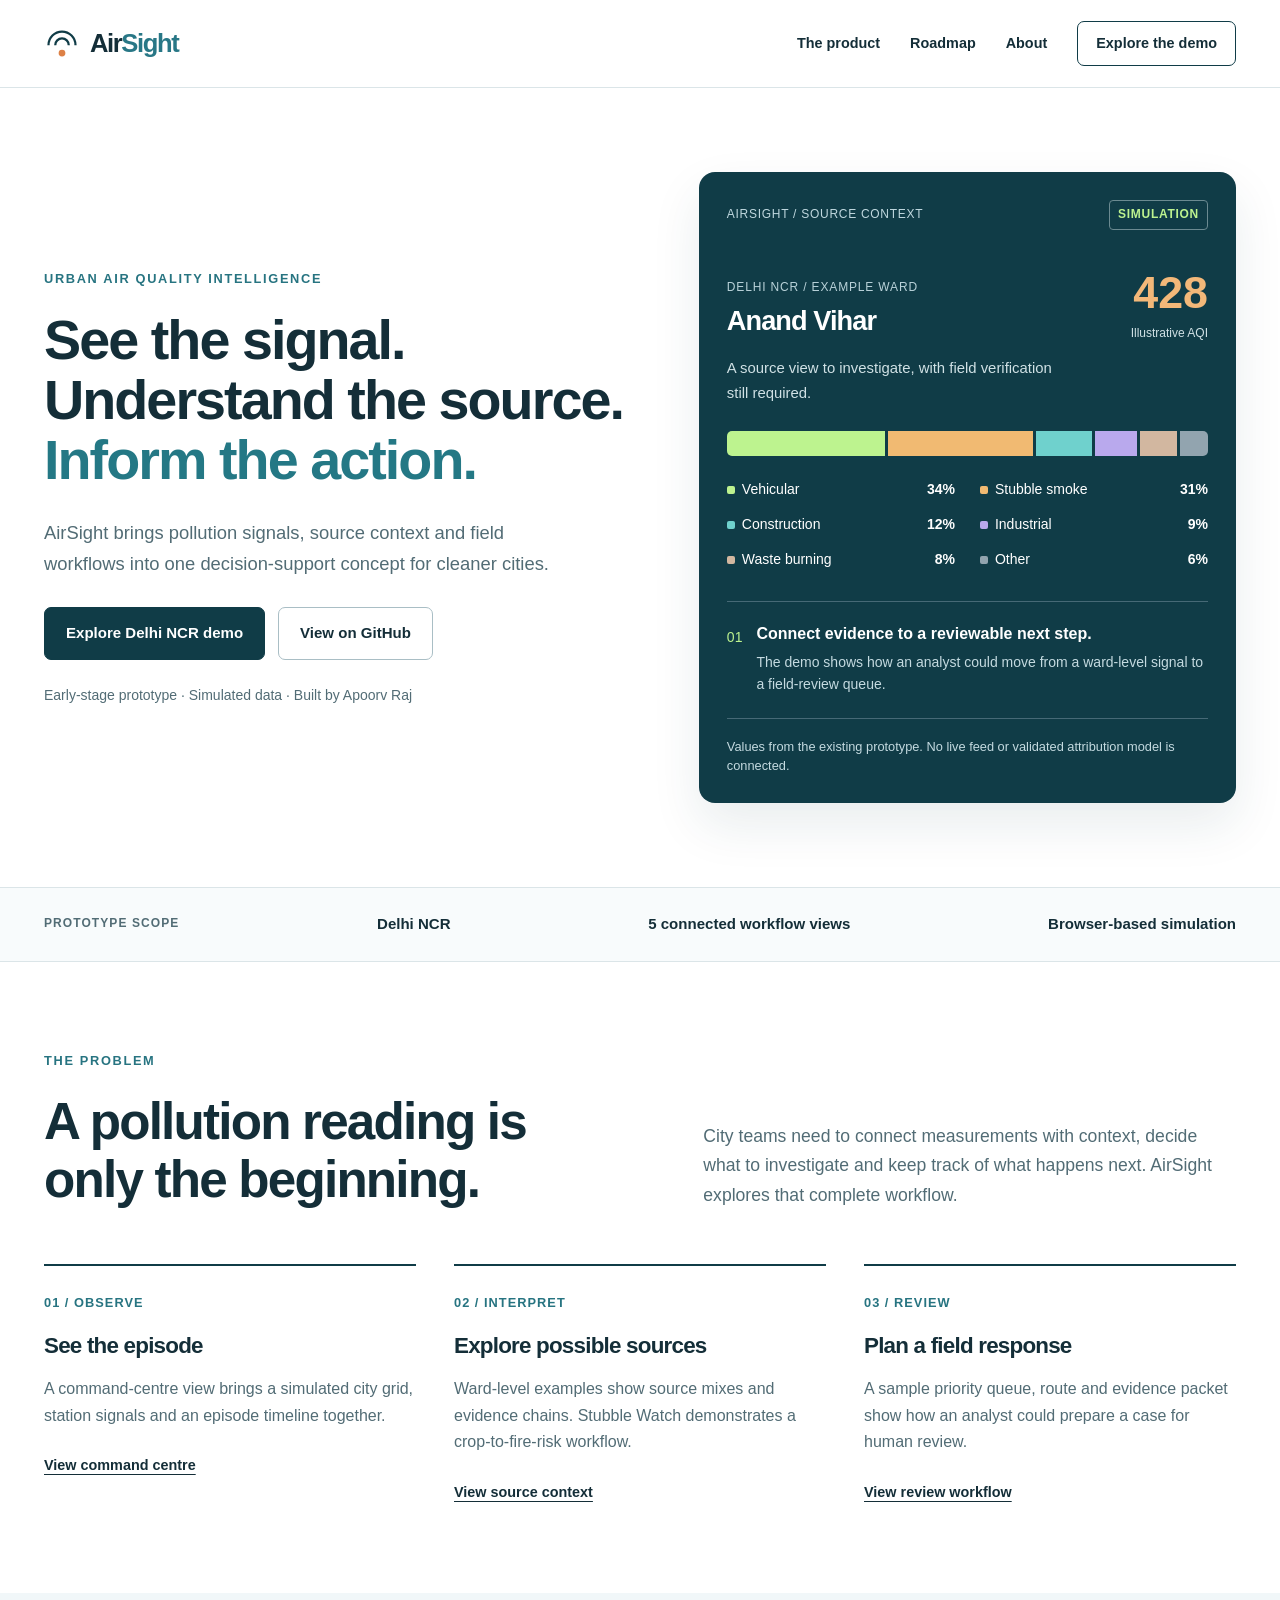
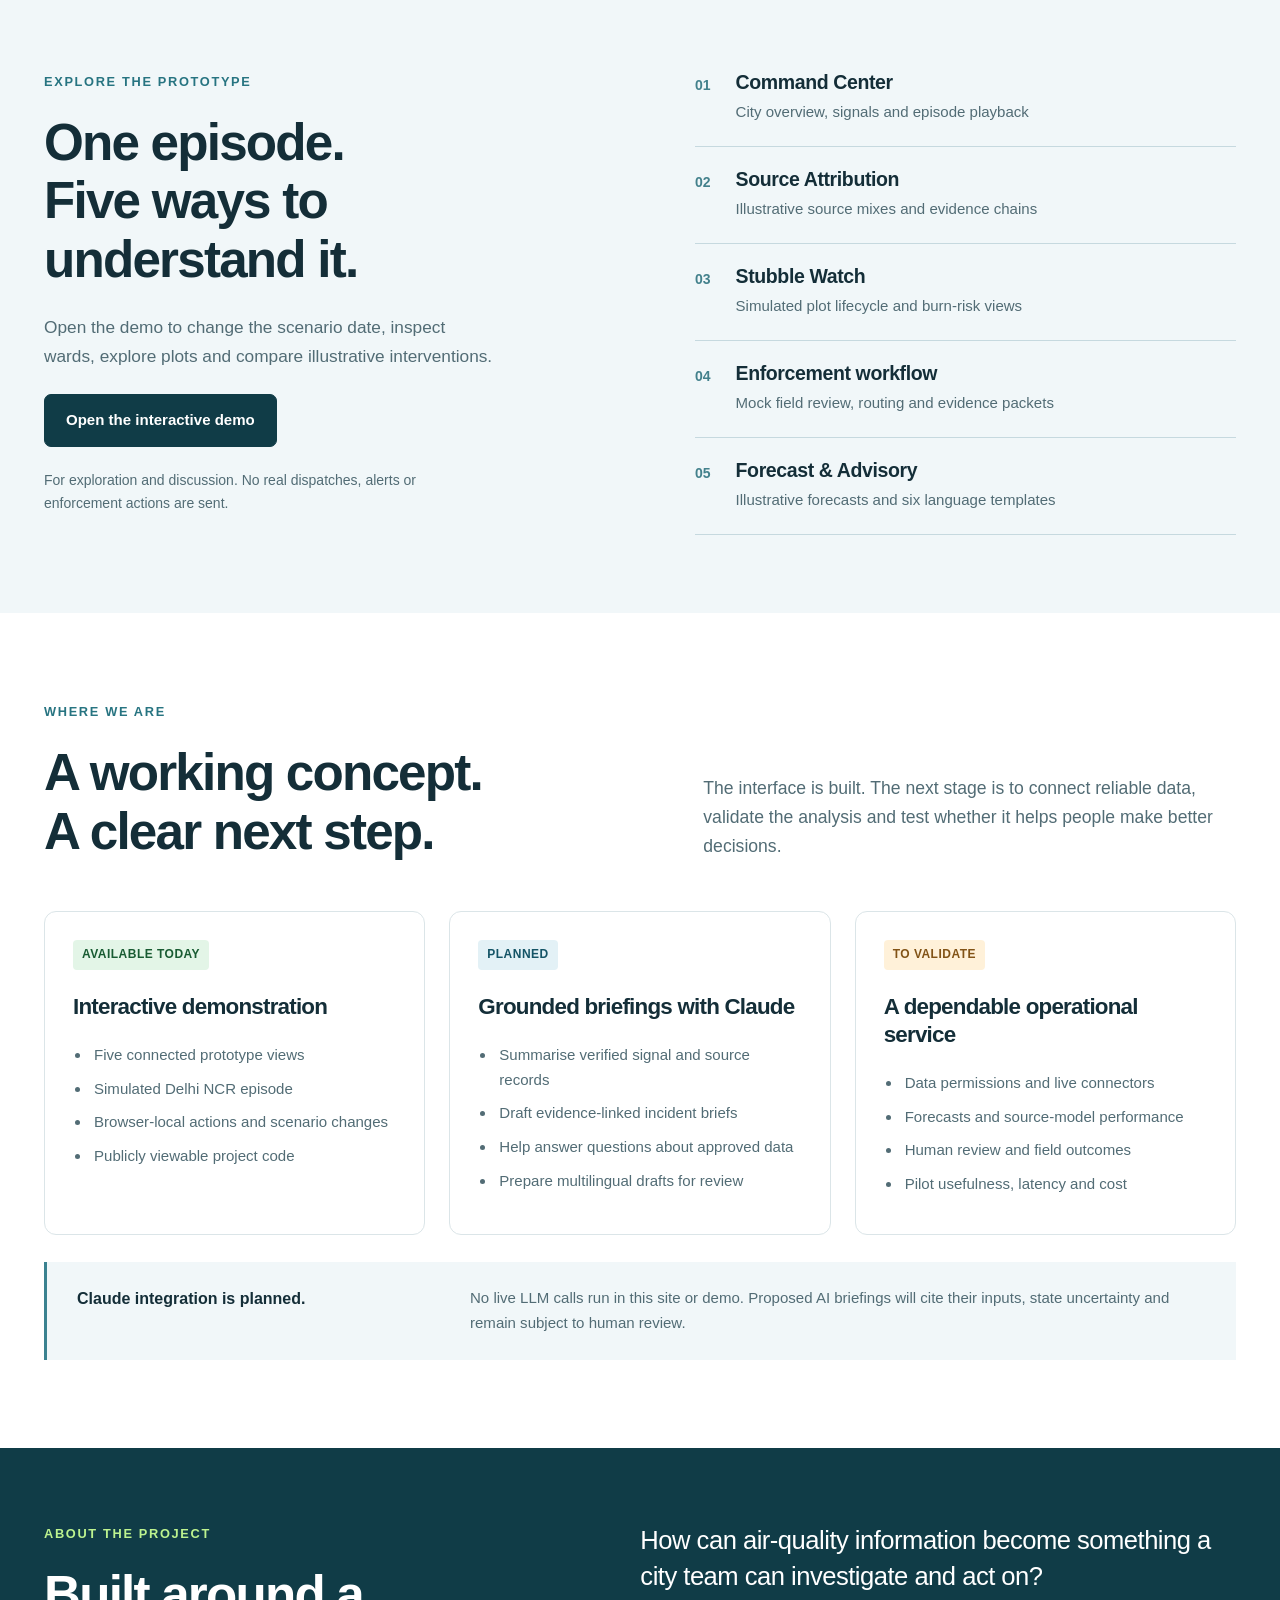
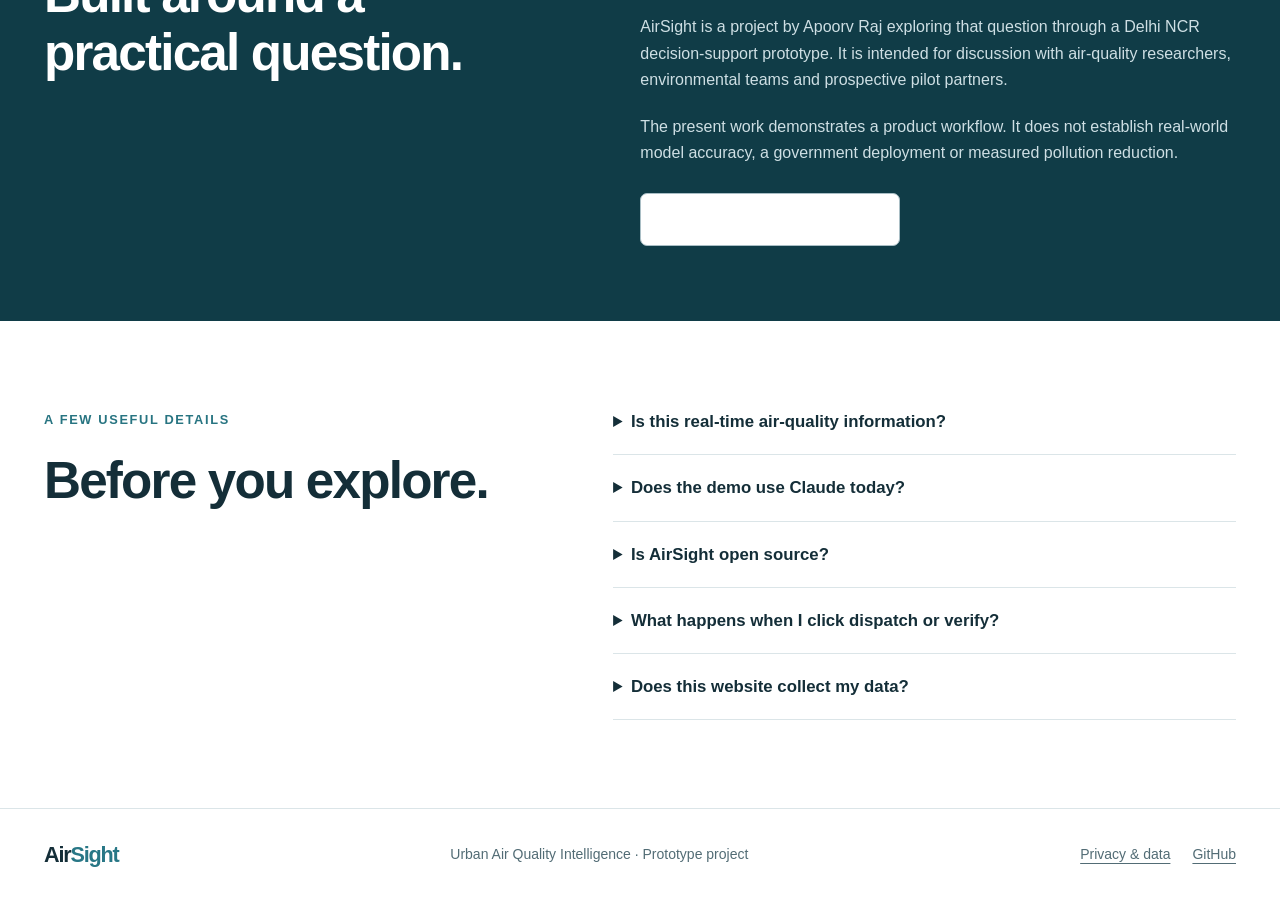
<file: index.html>
<!doctype html>
<html lang="en"><head>
<meta charset="utf-8"><meta name="viewport" content="width=device-width,initial-scale=1">
<title>AirSight | From air-quality signals to informed action</title>
<meta name="description" content="AirSight is an early-stage urban air-quality intelligence project. Explore a Delhi NCR simulation and the roadmap for evidence-based, human-reviewed decisions.">
<meta name="theme-color" content="#103c47"><meta property="og:title" content="AirSight | Urban Air Quality Intelligence"><meta property="og:description" content="Explore the Delhi NCR prototype and the next steps toward evidence-based air-quality decisions.">
<link rel="icon" type="image/svg+xml" href="data:image/svg+xml,%3Csvg xmlns='http://www.w3.org/2000/svg' viewBox='0 0 32 32'%3E%3Crect width='32' height='32' rx='8' fill='%23103c47'/%3E%3Cpath d='M5 17a11 11 0 0 1 22 0M10 17a6 6 0 0 1 12 0' fill='none' stroke='%23bcf18a' stroke-width='2'/%3E%3Ccircle cx='16' cy='23' r='3' fill='%23ffffff'/%3E%3C/svg%3E">
<link rel="stylesheet" href="styles.css"></head><body>
<a class="skip" href="#main">Skip to content</a>
<header class="site-header"><a class="brand" href="index.html" aria-label="AirSight home"><svg viewBox="0 0 32 32" aria-hidden="true"><path d="M4 17a12 12 0 0 1 24 0M10 17a6 6 0 0 1 12 0"/><circle cx="16" cy="24" r="3"/></svg>Air<span>Sight</span></a><nav aria-label="Main navigation"><a href="#product">The product</a><a href="#roadmap">Roadmap</a><a href="#about">About</a><a class="nav-demo" href="AirSight_Prototype.html">Explore the demo</a></nav></header>
<main id="main">
<section class="hero wrap"><div class="hero-copy"><p class="eyebrow">URBAN AIR QUALITY INTELLIGENCE</p><h1>See the signal.<br>Understand the source.<br><em>Inform the action.</em></h1><p class="intro">AirSight brings pollution signals, source context and field workflows into one decision-support concept for cleaner cities.</p><div class="actions"><a class="button primary" href="AirSight_Prototype.html">Explore Delhi NCR demo</a><a class="button secondary" href="https://github.com/apoorvraj429-design/AirSight">View on GitHub</a></div><p class="hero-note">Early-stage prototype · Simulated data · Built by Apoorv Raj</p></div>
<div class="signal-panel" aria-label="Illustrative AirSight source-mix example"><div class="panel-top"><span>AIRSIGHT / SOURCE CONTEXT</span><span class="demo-tag">SIMULATION</span></div><div class="panel-location"><div><p class="small-label">DELHI NCR / EXAMPLE WARD</p><h2>Anand Vihar</h2></div><div class="aqi"><strong>428</strong><span>Illustrative AQI</span></div></div><p class="panel-sub">A source view to investigate, with field verification still required.</p><div class="stack" role="img" aria-label="Illustrative source mix: vehicular 34%, stubble 31%, construction 12%, industrial 9%, waste 8%, other 6%"><i style="--w:34%;--c:#bdf38f"></i><i style="--w:31%;--c:#f1ba72"></i><i style="--w:12%;--c:#6fd1cd"></i><i style="--w:9%;--c:#b9a9ed"></i><i style="--w:8%;--c:#d2b7a0"></i><i style="--w:6%;--c:#92a4af"></i></div><div class="legend"><span><i style="--c:#bdf38f"></i>Vehicular <b>34%</b></span><span><i style="--c:#f1ba72"></i>Stubble smoke <b>31%</b></span><span><i style="--c:#6fd1cd"></i>Construction <b>12%</b></span><span><i style="--c:#b9a9ed"></i>Industrial <b>9%</b></span><span><i style="--c:#d2b7a0"></i>Waste burning <b>8%</b></span><span><i style="--c:#92a4af"></i>Other <b>6%</b></span></div><div class="review-note"><span class="review-icon">01</span><div><strong>Connect evidence to a reviewable next step.</strong><p>The demo shows how an analyst could move from a ward-level signal to a field-review queue.</p></div></div><p class="panel-foot">Values from the existing prototype. No live feed or validated attribution model is connected.</p></div></section>
<div class="scope-strip"><div class="wrap"><span>PROTOTYPE SCOPE</span><p>Delhi NCR</p><p>5 connected workflow views</p><p>Browser-based simulation</p></div></div>
<section id="product" class="section wrap"><div class="section-heading"><p class="eyebrow">THE PROBLEM</p><h2>A pollution reading is<br>only the beginning.</h2><p>City teams need to connect measurements with context, decide what to investigate and keep track of what happens next. AirSight explores that complete workflow.</p></div><div class="workflow"><article><span class="step">01 / OBSERVE</span><h3>See the episode</h3><p>A command-centre view brings a simulated city grid, station signals and an episode timeline together.</p><a href="AirSight_Prototype.html#command">View command centre</a></article><article><span class="step">02 / INTERPRET</span><h3>Explore possible sources</h3><p>Ward-level examples show source mixes and evidence chains. Stubble Watch demonstrates a crop-to-fire-risk workflow.</p><a href="AirSight_Prototype.html#attrib">View source context</a></article><article><span class="step">03 / REVIEW</span><h3>Plan a field response</h3><p>A sample priority queue, route and evidence packet show how an analyst could prepare a case for human review.</p><a href="AirSight_Prototype.html#enforce">View review workflow</a></article></div></section>
<section class="feature-section"><div class="wrap feature-grid"><div><p class="eyebrow">EXPLORE THE PROTOTYPE</p><h2>One episode.<br>Five ways to understand it.</h2><p class="feature-intro">Open the demo to change the scenario date, inspect wards, explore plots and compare illustrative interventions.</p><a class="button primary" href="AirSight_Prototype.html">Open the interactive demo</a><p class="small">For exploration and discussion. No real dispatches, alerts or enforcement actions are sent.</p></div><div class="view-list"><a href="AirSight_Prototype.html#command"><span>01</span><div><h3>Command Center</h3><p>City overview, signals and episode playback</p></div></a><a href="AirSight_Prototype.html#attrib"><span>02</span><div><h3>Source Attribution</h3><p>Illustrative source mixes and evidence chains</p></div></a><a href="AirSight_Prototype.html#predict"><span>03</span><div><h3>Stubble Watch</h3><p>Simulated plot lifecycle and burn-risk views</p></div></a><a href="AirSight_Prototype.html#enforce"><span>04</span><div><h3>Enforcement workflow</h3><p>Mock field review, routing and evidence packets</p></div></a><a href="AirSight_Prototype.html#forecast"><span>05</span><div><h3>Forecast &amp; Advisory</h3><p>Illustrative forecasts and six language templates</p></div></a></div></div></section>
<section id="roadmap" class="section wrap"><div class="section-heading"><p class="eyebrow">WHERE WE ARE</p><h2>A working concept.<br>A clear next step.</h2><p>The interface is built. The next stage is to connect reliable data, validate the analysis and test whether it helps people make better decisions.</p></div><div class="roadmap"><article><span class="status available">AVAILABLE TODAY</span><h3>Interactive demonstration</h3><ul><li>Five connected prototype views</li><li>Simulated Delhi NCR episode</li><li>Browser-local actions and scenario changes</li><li>Publicly viewable project code</li></ul></article><article><span class="status planned">PLANNED</span><h3>Grounded briefings with Claude</h3><ul><li>Summarise verified signal and source records</li><li>Draft evidence-linked incident briefs</li><li>Help answer questions about approved data</li><li>Prepare multilingual drafts for review</li></ul></article><article><span class="status research">TO VALIDATE</span><h3>A dependable operational service</h3><ul><li>Data permissions and live connectors</li><li>Forecasts and source-model performance</li><li>Human review and field outcomes</li><li>Pilot usefulness, latency and cost</li></ul></article></div><div class="boundary"><strong>Claude integration is planned.</strong><p>No live LLM calls run in this site or demo. Proposed AI briefings will cite their inputs, state uncertainty and remain subject to human review.</p></div></section>
<section id="about" class="about-section"><div class="wrap about-grid"><div><p class="eyebrow">ABOUT THE PROJECT</p><h2>Built around a practical question.</h2></div><div><p class="about-question">How can air-quality information become something a city team can investigate and act on?</p><p>AirSight is a project by Apoorv Raj exploring that question through a Delhi NCR decision-support prototype. It is intended for discussion with air-quality researchers, environmental teams and prospective pilot partners.</p><p>The present work demonstrates a product workflow. It does not establish real-world model accuracy, a government deployment or measured pollution reduction.</p><div class="actions"><a class="button secondary" href="https://github.com/apoorvraj429-design/AirSight/issues">Discuss the project on GitHub</a></div></div></div></section>
<section class="section wrap faq"><div><p class="eyebrow">A FEW USEFUL DETAILS</p><h2>Before you explore.</h2></div><div><details><summary>Is this real-time air-quality information?</summary><p>No. The current demo uses synthetic values and historical-pattern scenarios. Numbers are examples, including model scores, response times, confidence intervals and impact estimates.</p></details><details><summary>Does the demo use Claude today?</summary><p>No. Claude is proposed for evidence-linked summaries and reviewable language outputs. Sensor ingestion, scientific modelling and a server-side Claude integration still need to be implemented and evaluated.</p></details><details><summary>Is AirSight open source?</summary><p>The repository is public. An open-source licence has not been selected, so no additional reuse rights are claimed here. You can inspect the code and discuss contributions through GitHub.</p></details><details><summary>What happens when I click dispatch or verify?</summary><p>Only the simulated interface changes. No external team is contacted and nothing is submitted to an authority. The evidence download is a local text record labelled as a simulation.</p></details><details><summary>Does this website collect my data?</summary><p>The application has no contact form, analytics or database and does not send data to an AI provider. The hosting platform may process access information. See the <a href="privacy.html">prototype privacy note</a>.</p></details></div></section>
</main><footer class="footer wrap"><a class="brand" href="index.html">Air<span>Sight</span></a><p>Urban Air Quality Intelligence · Prototype project</p><div><a href="privacy.html">Privacy &amp; data</a><a href="https://github.com/apoorvraj429-design/AirSight">GitHub</a></div></footer></body></html>
</file>
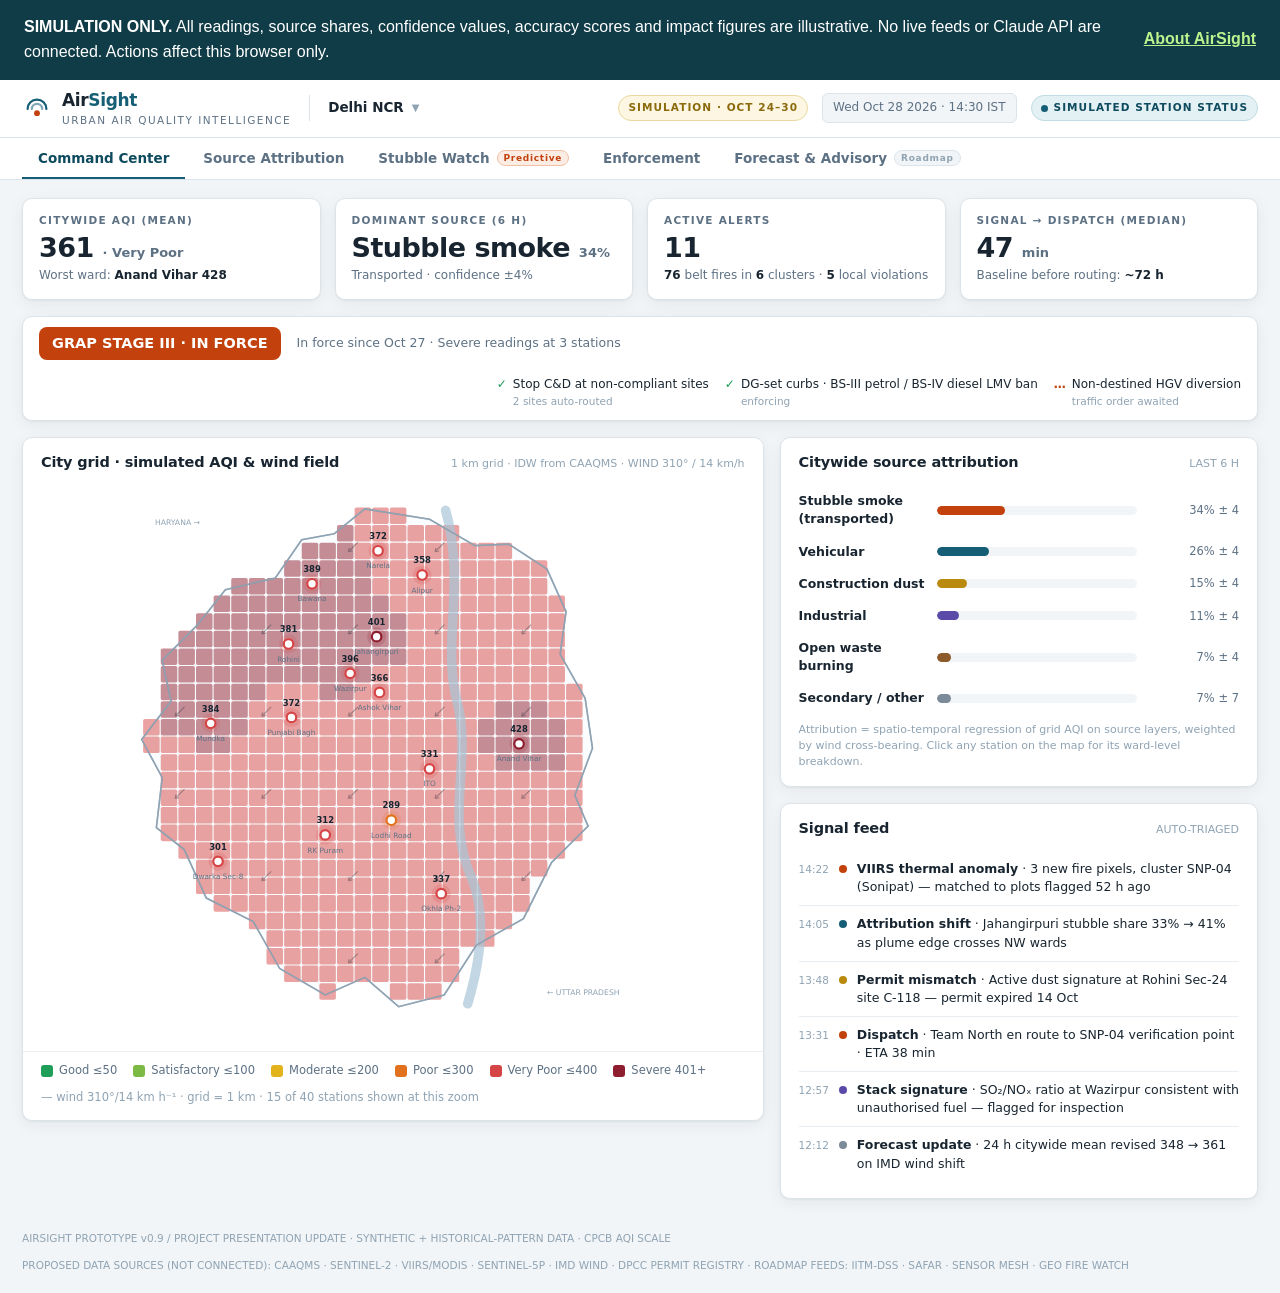
<file: AirSight_Prototype.html>
<!DOCTYPE html>
<html lang="en">
<head>
<meta charset="UTF-8">
<meta name="viewport" content="width=device-width, initial-scale=1.0">
<title>AirSight — Urban Air Quality Intelligence · Delhi NCR</title>
<link rel="icon" type="image/svg+xml" href="data:image/svg+xml,%3Csvg xmlns='http://www.w3.org/2000/svg' viewBox='0 0 32 32'%3E%3Crect width='32' height='32' rx='8' fill='%23103c47'/%3E%3Cpath d='M5 17a11 11 0 0 1 22 0M10 17a6 6 0 0 1 12 0' fill='none' stroke='%23bcf18a' stroke-width='2'/%3E%3Ccircle cx='16' cy='23' r='3' fill='%23ffffff'/%3E%3C/svg%3E">
<style>
:root{
  --paper:#F2F5F7; --surface:#FFFFFF; --ink:#182530; --muted:#5D7184; --faint:#8FA3B3;
  --line:#DCE4EA; --line-soft:#E8EEF2;
  --accent:#155E75; --accent-soft:#E3F0F4; --accent-ink:#0E4B5E;
  --alert:#C2410C; --alert-soft:#FBEDE4;
  --ok:#199B57;
  --aqi1:#1E9E58; --aqi2:#7DBA45; --aqi3:#E3B31C; --aqi4:#E2711D; --aqi5:#D64545; --aqi6:#8E1D2F;
  --mono:Calibri,'Segoe UI',-apple-system,system-ui,Roboto,'Helvetica Neue',Arial,sans-serif;
  --sans:Calibri,'Segoe UI',-apple-system,system-ui,Roboto,'Helvetica Neue',Arial,sans-serif;
  --shadow:0 1px 2px rgba(24,37,48,.05),0 4px 16px rgba(24,37,48,.06);
  --r:10px;
}
*{margin:0;padding:0;box-sizing:border-box}
html,body{height:100%}
body{font-family:var(--sans);background:var(--paper);color:var(--ink);font-size:14.5px;line-height:1.45;-webkit-font-smoothing:antialiased}
button{font-family:inherit;cursor:pointer}
button:focus-visible,[tabindex]:focus-visible{outline:2px solid var(--accent);outline-offset:2px}

/* ── top bar ─────────────────────────────── */
.topbar{display:flex;align-items:center;gap:18px;background:var(--surface);border-bottom:1px solid var(--line);padding:0 22px;height:58px}
.brand{display:flex;align-items:center;gap:10px}
.brand svg{width:30px;height:30px}
.brand-name{font-size:17px;font-weight:700;letter-spacing:-.02em}
.brand-name span{color:var(--accent)}
.brand-sub{font-size:10.5px;color:var(--muted);letter-spacing:.14em;text-transform:uppercase;margin-top:1px}
.top-divider{width:1px;height:26px;background:var(--line)}
.city-select{display:flex;align-items:center;gap:8px;font-weight:600;font-size:13.5px}
.city-select .chev{color:var(--faint);font-size:10px}
.top-right{margin-left:auto;display:flex;align-items:center;gap:14px}
.sim-clock{font-family:var(--mono);font-size:12px;color:var(--muted);background:var(--paper);border:1px solid var(--line);padding:5px 10px;border-radius:6px}
.chip{display:inline-flex;align-items:center;gap:6px;font-size:10.5px;font-weight:700;letter-spacing:.1em;text-transform:uppercase;padding:4px 9px;border-radius:20px}
.chip-sim{background:#FDF6E3;color:#8A6A0B;border:1px solid #EAD9A0}
.chip-live{background:var(--accent-soft);color:var(--accent-ink);border:1px solid #BFDCE5}
.dot{width:7px;height:7px;border-radius:50%;background:var(--accent)}
@media (prefers-reduced-motion:no-preference){.dot{animation:pulse 2s infinite}}
@keyframes pulse{0%,100%{opacity:1}50%{opacity:.35}}

/* ── tabs ─────────────────────────────── */
.tabs{display:flex;gap:2px;background:var(--surface);border-bottom:1px solid var(--line);padding:0 22px}
.tab{border:none;background:none;padding:12px 16px 11px;font-size:13.5px;font-weight:600;color:var(--muted);border-bottom:2px solid transparent;display:flex;align-items:center;gap:7px}
.tab:hover{color:var(--ink)}
.tab.active{color:var(--accent-ink);border-bottom-color:var(--accent)}
.tab .mini-chip{font-size:9px;font-weight:700;letter-spacing:.08em;padding:2px 6px;border-radius:9px;background:var(--paper);color:var(--faint);border:1px solid var(--line)}

/* ── layout ─────────────────────────────── */
.stage{display:none;padding:18px 22px 26px;max-width:1560px;margin:0 auto}
.stage.active{display:block}
.kpis{display:grid;grid-template-columns:repeat(4,1fr);gap:14px;margin-bottom:16px}
.kpi{background:var(--surface);border:1px solid var(--line);border-radius:var(--r);padding:14px 16px;box-shadow:var(--shadow)}
.kpi .lab{font-size:10.5px;font-weight:700;letter-spacing:.12em;text-transform:uppercase;color:var(--muted);margin-bottom:6px}
.kpi .val{font-size:27px;font-weight:750;letter-spacing:-.02em;line-height:1.05}
.kpi .val small{font-size:13px;font-weight:600;color:var(--muted);letter-spacing:0}
.kpi .sub{font-size:12px;color:var(--muted);margin-top:5px}
.kpi .sub b{color:var(--ink)}
.grid-main{display:grid;grid-template-columns:minmax(0,1.55fr) minmax(340px,1fr);gap:16px;align-items:start}
.card{background:var(--surface);border:1px solid var(--line);border-radius:var(--r);box-shadow:var(--shadow)}
.card-h{display:flex;align-items:baseline;justify-content:space-between;gap:10px;padding:14px 18px 0}
.card-h h3{font-size:14.5px;font-weight:700;letter-spacing:-.01em}
.card-h .meta{font-family:var(--mono);font-size:11px;color:var(--faint)}
.card-b{padding:12px 18px 16px}
.stack>*+*{margin-top:16px}

/* map */
.mapwrap{position:relative;padding:8px 10px 12px}
.mapwrap svg{display:block;width:100%;height:auto}
.legend{display:flex;flex-wrap:wrap;gap:10px 16px;padding:10px 18px 14px;border-top:1px solid var(--line-soft);font-size:11.5px;color:var(--muted)}
.legend .li{display:flex;align-items:center;gap:6px}
.legend .sw{width:12px;height:12px;border-radius:3px}

/* attribution bars */
.attr-row{display:grid;grid-template-columns:128px 1fr 92px;align-items:center;gap:10px;padding:7px 0}
.attr-row .nm{font-size:12.5px;font-weight:600}
.attr-row .bar{height:9px;background:var(--paper);border-radius:5px;overflow:hidden}
.attr-row .bar i{display:block;height:100%;border-radius:5px}
.attr-row .pct{font-family:var(--mono);font-size:11.5px;color:var(--muted);text-align:right;white-space:nowrap}
.conf-note{font-size:11px;color:var(--faint);margin-top:8px}

/* feed */
.feed{list-style:none}
.feed li{display:flex;gap:10px;padding:9px 0;border-bottom:1px solid var(--line-soft);font-size:12.5px}
.feed li:last-child{border-bottom:none}
.feed .t{font-family:var(--mono);font-size:10.5px;color:var(--faint);white-space:nowrap;padding-top:2px}
.feed .ic{width:8px;height:8px;border-radius:50%;margin-top:5px;flex:none}
.feed b{font-weight:650}

/* selectable lists */
.sel-list{list-style:none}
.sel-list li{padding:10px 12px;border:1px solid var(--line);border-radius:8px;margin-bottom:8px;cursor:pointer;display:flex;justify-content:space-between;align-items:center;gap:8px;background:var(--surface)}
.sel-list li:hover{border-color:var(--accent)}
.sel-list li.on{border-color:var(--accent);background:var(--accent-soft)}
.sel-list .nm{font-weight:650;font-size:13px}
.sel-list .aq{font-family:var(--mono);font-size:12px;font-weight:700;padding:2px 8px;border-radius:6px;color:#fff}

/* evidence chain */
.ev{display:grid;grid-template-columns:26px 1fr;gap:0 12px}
.ev .n{width:26px;height:26px;border-radius:50%;background:var(--accent-soft);color:var(--accent-ink);font-family:var(--mono);font-size:11.5px;font-weight:700;display:flex;align-items:center;justify-content:center}
.ev .ln{width:2px;background:var(--line);margin:2px auto;flex:1}
.ev .cell{display:flex;flex-direction:column;align-items:center}
.ev .txt{padding:2px 0 16px}
.ev .txt b{font-size:13px}
.ev .txt p{font-size:12px;color:var(--muted);margin-top:2px}
.ev .txt .src{font-family:var(--mono);font-size:10.5px;color:var(--faint);margin-top:3px}

/* timeline */
.timeline{display:flex;align-items:center;gap:14px;padding:12px 18px;border-top:1px solid var(--line-soft)}
.play{width:36px;height:36px;border-radius:50%;border:none;background:var(--accent);color:#fff;font-size:13px;display:flex;align-items:center;justify-content:center}
.play:hover{background:var(--accent-ink)}
.tl-track{flex:1;display:grid;grid-template-columns:repeat(7,1fr);gap:4px}
.tl-day{border:1px solid var(--line);background:var(--paper);border-radius:6px;padding:6px 4px 5px;text-align:center;cursor:pointer}
.tl-day:hover{border-color:var(--accent)}
.tl-day.on{background:var(--accent);border-color:var(--accent)}
.tl-day .d{font-size:10px;font-weight:700;letter-spacing:.06em;text-transform:uppercase;color:var(--muted)}
.tl-day .dt{font-family:var(--mono);font-size:11px;margin-top:1px;color:var(--ink)}
.tl-day.on .d,.tl-day.on .dt{color:#fff}
.tl-day .f{font-size:9.5px;margin-top:2px;color:var(--alert);font-weight:700;font-family:var(--mono)}
.tl-day.on .f{color:#FFD9C7}

/* stat pills row */
.pills{display:grid;grid-template-columns:repeat(3,1fr);gap:12px}
.pill{border:1px solid var(--line);border-radius:8px;padding:11px 13px;background:var(--surface)}
.pill .lab{font-size:10px;font-weight:700;letter-spacing:.11em;text-transform:uppercase;color:var(--muted)}
.pill .val{font-size:21px;font-weight:750;margin-top:3px;letter-spacing:-.02em}
.pill .val small{font-size:11.5px;color:var(--muted);font-weight:600}
.pill.hot{border-color:#F1BFA4;background:var(--alert-soft)}
.pill.hot .val{color:var(--alert)}

/* enforcement table */
.ttable{width:100%;border-collapse:collapse;font-size:12.5px}
.ttable th{font-size:10px;font-weight:700;letter-spacing:.1em;text-transform:uppercase;color:var(--muted);text-align:left;padding:7px 10px;border-bottom:1px solid var(--line)}
.ttable td{padding:9px 10px;border-bottom:1px solid var(--line-soft);vertical-align:middle}
.ttable tr.row{cursor:pointer}
.ttable tr.row:hover td{background:var(--paper)}
.ttable tr.row.on td{background:var(--accent-soft)}
.ttable .rank{font-family:var(--mono);color:var(--faint);font-weight:700}
.ttable .score{font-family:var(--mono);font-weight:750;font-size:13px}
.tag{display:inline-block;font-size:10px;font-weight:700;letter-spacing:.05em;padding:2.5px 8px;border-radius:10px;text-transform:uppercase}
.tag.stubble{background:#FBE9E1;color:#9A3412}
.tag.industrial{background:#E8E4F7;color:#4C3A9E}
.tag.construction{background:#FDF3D7;color:#8A6A0B}
.tag.waste{background:#F1E5DC;color:#7C4A21}
.tag.transport{background:#E1EFF6;color:#155E75}
.confbar{display:inline-flex;align-items:center;gap:6px}
.confbar .cb{width:52px;height:6px;background:var(--paper);border-radius:3px;overflow:hidden}
.confbar .cb i{display:block;height:100%;background:var(--accent)}
.confbar span{font-family:var(--mono);font-size:11px;color:var(--muted)}

/* evidence packet */
.packet .ph{display:flex;justify-content:space-between;align-items:flex-start;gap:10px}
.packet h4{font-size:15px;font-weight:750;letter-spacing:-.01em}
.packet .geo{font-family:var(--mono);font-size:11px;color:var(--muted);margin-top:3px}
.pk-grid{display:grid;grid-template-columns:1fr 1fr;gap:9px 14px;margin-top:13px}
.pk-grid .f .l{font-size:10px;font-weight:700;letter-spacing:.1em;text-transform:uppercase;color:var(--muted)}
.pk-grid .f .v{font-size:12.5px;font-weight:600;margin-top:2px}
.pk-grid .f .v.mono{font-family:var(--mono);font-weight:500;font-size:11.5px}
.action-box{margin-top:14px;background:var(--paper);border:1px solid var(--line);border-radius:8px;padding:11px 13px}
.action-box .l{font-size:10px;font-weight:700;letter-spacing:.1em;text-transform:uppercase;color:var(--accent-ink)}
.action-box p{font-size:12.5px;margin-top:4px}
.action-box .legal{font-family:var(--mono);font-size:10.5px;color:var(--faint);margin-top:6px}
.btnrow{display:flex;gap:9px;margin-top:14px}
.btn{border:1px solid var(--line);background:var(--surface);border-radius:8px;padding:8px 14px;font-size:12.5px;font-weight:650;color:var(--ink)}
.btn:hover{border-color:var(--accent);color:var(--accent-ink)}
.btn.primary{background:var(--accent);border-color:var(--accent);color:#fff}
.btn.primary:hover{background:var(--accent-ink)}

/* proof thumb */
.proof{margin-top:13px;border:1px solid var(--line);border-radius:8px;overflow:hidden}
.proof svg{display:block;width:100%}
.proof .cap{font-family:var(--mono);font-size:10.5px;color:var(--muted);padding:6px 10px;border-top:1px solid var(--line-soft);background:var(--paper)}

/* forecast */
.fc-chart svg{width:100%;display:block}
.rmse{display:flex;gap:12px;margin-top:6px}
.rmse .box{flex:1;border:1px solid var(--line);border-radius:8px;padding:10px 13px}
.rmse .box .l{font-size:10px;font-weight:700;letter-spacing:.1em;text-transform:uppercase;color:var(--muted)}
.rmse .box .v{font-size:19px;font-weight:750;margin-top:2px}
.rmse .box.win{border-color:#BBDCC9;background:#EFF8F2}
.rmse .box.win .v{color:var(--ok)}
.lang-row{display:flex;flex-wrap:wrap;gap:7px;margin:10px 0 12px}
.lang{border:1px solid var(--line);background:var(--surface);border-radius:18px;padding:5px 13px;font-size:12.5px;font-weight:600}
.lang.on{background:var(--accent);border-color:var(--accent);color:#fff}
.advisory{background:var(--paper);border:1px solid var(--line);border-radius:8px;padding:14px 16px;font-size:14px;line-height:1.65}
.advisory .hd{display:flex;align-items:center;gap:8px;margin-bottom:8px}
.advisory .hd .b{font-size:10.5px;font-weight:800;letter-spacing:.08em;color:#fff;padding:3px 9px;border-radius:6px}
.advisory .hd .w{font-size:12px;font-weight:700;color:var(--muted)}
.vuln{display:flex;flex-wrap:wrap;gap:8px;margin-top:12px}
.vuln .v{border:1px solid var(--line);border-radius:8px;padding:7px 12px;font-size:12px;background:var(--surface)}
.vuln .v b{font-size:14px;font-weight:750;margin-right:4px}
.note{font-size:11px;color:var(--faint);margin-top:10px}

/* GRAP bar */
.grapbar{display:flex;align-items:center;gap:16px;background:var(--surface);border:1px solid var(--line);border-radius:var(--r);padding:10px 16px;margin-bottom:16px;box-shadow:var(--shadow);flex-wrap:wrap}
.grap-badge{font-weight:800;font-size:14.5px;color:#fff;padding:6px 13px;border-radius:8px;white-space:nowrap}
.grap-why{font-size:12.5px;color:var(--muted);max-width:420px}
.grap-acts{display:flex;gap:16px;margin-left:auto;flex-wrap:wrap}
.grap-acts .a{display:flex;gap:6px;align-items:baseline;font-size:12px}
.grap-acts .st{font-weight:800}
.grap-acts .ok{color:var(--ok)} .grap-acts .pend{color:var(--alert)}
.grap-acts small{color:var(--faint);font-size:10.5px}

/* impact simulator */
.simrow{display:flex;gap:11px;align-items:flex-start;padding:9px 0;border-bottom:1px solid var(--line-soft);cursor:pointer}
.simrow:last-of-type{border-bottom:none}
.simrow input{accent-color:var(--accent);width:16px;height:16px;margin-top:2px;cursor:pointer}
.simrow .t b{font-size:13px}
.simrow .t p{font-size:11.5px;color:var(--muted);margin-top:1px}
.sim-tot{display:grid;grid-template-columns:1fr 1fr 1fr;gap:10px;margin:12px 0 4px}
.sim-tot .b{border:1px solid var(--line);border-radius:8px;padding:9px 11px}
.sim-tot .b .l{font-size:10px;font-weight:700;letter-spacing:.09em;text-transform:uppercase;color:var(--muted)}
.sim-tot .b .v{font-size:18px;font-weight:750;margin-top:2px}
.sim-tot .b.money{border-color:#BBDCC9;background:#EFF8F2}
.sim-tot .b.money .v{color:var(--ok)}

/* farmer outreach pills */
.pillrow{display:grid;grid-template-columns:repeat(4,1fr);gap:9px}
.pillrow .p{border:1px solid var(--line);border-radius:8px;padding:9px 10px;background:var(--surface)}
.pillrow .p .v{font-size:18px;font-weight:750}
.pillrow .p .l{font-size:10.5px;color:var(--muted);margin-top:1px;line-height:1.25}

/* forecast ward select */
.fc-select{font:inherit;font-size:12.5px;font-weight:600;border:1px solid var(--line);border-radius:7px;padding:4px 9px;background:#fff;color:var(--ink);cursor:pointer}
.fc-select:hover{border-color:var(--accent)}

/* toasts */
#toast{position:fixed;bottom:24px;right:24px;z-index:60;display:flex;flex-direction:column;gap:8px;align-items:flex-end}
.toast{background:var(--ink);color:#fff;padding:11px 16px;border-radius:9px;font-size:13px;box-shadow:0 10px 28px rgba(16,28,38,.3);max-width:380px}

/* clickable affordances */
.stn:hover circle:nth-child(2){stroke-width:4}
.plot-hit{cursor:pointer}
.plot-sel{pointer-events:none}
.kpi.link{cursor:pointer}
.kpi.link:hover{border-color:var(--accent)}
.btn.done{border-color:#BBDCC9;background:#EFF8F2;color:var(--ok);cursor:default}
.vtag{display:inline-block;font-size:9.5px;font-weight:800;color:var(--ok);background:#EFF8F2;border:1px solid #BBDCC9;border-radius:9px;padding:1.5px 7px;margin-left:6px;vertical-align:1px}
.backlink{font-size:11.5px;color:var(--accent-ink);cursor:pointer;font-weight:650}
.backlink:hover{text-decoration:underline}
.footer{max-width:1560px;margin:0 auto;padding:6px 22px 20px;font-family:var(--mono);font-size:10.5px;color:var(--faint);display:flex;justify-content:space-between;gap:12px;flex-wrap:wrap}
@media(max-width:1080px){.grid-main{grid-template-columns:1fr}.kpis{grid-template-columns:repeat(2,1fr)}}

.prototype-notice{padding:15px 24px;background:#103c47;color:#fff;font:16px/1.55 Calibri,"Segoe UI",sans-serif;display:flex;gap:18px;align-items:center;justify-content:space-between;flex-wrap:wrap}
.prototype-notice p{max-width:1100px}.prototype-notice a{color:#bdf38f;white-space:nowrap;font-weight:700}
.tabs{overflow-x:auto}.tab{white-space:nowrap}.card{min-width:0}
@media(max-width:700px){.topbar{height:auto;min-height:58px;flex-wrap:wrap;padding:15px;gap:12px}.top-right{flex-wrap:wrap;margin-left:0}.top-divider{display:none}.tabs{padding:0 10px}.stage{padding:15px}.grid-main{grid-template-columns:minmax(0,1fr)!important}.timeline{flex-wrap:wrap}.tl-track{min-width:0;overflow:auto}.pills,.pillrow{grid-template-columns:repeat(2,minmax(0,1fr))}.footer{font-size:12px}.prototype-notice{padding:14px 16px}.attr-row{grid-template-columns:100px minmax(0,1fr) 75px;gap:5px}.target-table{overflow-x:auto}}
</style>
</head>
<body>
<aside class="prototype-notice" aria-label="Prototype status"><p><strong>SIMULATION ONLY.</strong> All readings, source shares, confidence values, accuracy scores and impact figures are illustrative. No live feeds or Claude API are connected. Actions affect this browser only.</p><a href="index.html">About AirSight</a></aside>

<header class="topbar">
  <div class="brand">
    <svg viewBox="0 0 32 32" fill="none" aria-hidden="true">
      <path d="M6 17 a10 10 0 0 1 20 0" stroke="#155E75" stroke-width="2.4" stroke-linecap="round"/>
      <path d="M10.5 17 a5.5 5.5 0 0 1 11 0" stroke="#155E75" stroke-width="2.4" stroke-linecap="round" opacity=".55"/>
      <circle cx="16" cy="21.5" r="3.1" fill="#C2410C"/>
    </svg>
    <div>
      <div class="brand-name">Air<span>Sight</span></div>
      <div class="brand-sub">Urban Air Quality Intelligence</div>
    </div>
  </div>
  <div class="top-divider"></div>
  <div class="city-select" id="citySel" style="cursor:pointer" title="Multi-city — Module D">Delhi NCR <span class="chev">▼</span></div>
  <div class="top-right">
    <span class="chip chip-sim">Simulation · Oct 24–30</span>
    <span class="sim-clock" id="simClock">Wed 28 Oct 2026 · 14:30 IST</span>
    <span class="chip chip-live"><span class="dot"></span>Simulated station status</span>
  </div>
</header>

<nav class="tabs" role="tablist">
  <button class="tab active" data-tab="command" role="tab">Command Center</button>
  <button class="tab" data-tab="attrib" role="tab">Source Attribution</button>
  <button class="tab" data-tab="predict" role="tab">Stubble Watch <span class="mini-chip" style="background:var(--alert-soft);color:var(--alert);border-color:#F1BFA4">Predictive</span></button>
  <button class="tab" data-tab="enforce" role="tab">Enforcement</button>
  <button class="tab" data-tab="forecast" role="tab">Forecast &amp; Advisory <span class="mini-chip">Roadmap</span></button>
</nav>

<!-- ══════════ TAB 1 · COMMAND CENTER ══════════ -->
<section class="stage active" id="stage-command">
  <div class="kpis" id="cc-kpis"></div>
  <div class="grapbar" id="grapBar"></div>
  <div class="grid-main">
    <div class="card">
      <div class="card-h"><h3>City grid · simulated AQI &amp; wind field</h3><span class="meta">1 km grid · IDW from CAAQMS · WIND 310° / 14 km/h</span></div>
      <div class="mapwrap" id="cityMap"></div>
      <div class="legend" id="cityLegend"></div>
    </div>
    <div class="stack">
      <div class="card">
        <div class="card-h"><h3>Citywide source attribution</h3><span class="meta" id="cc-attr-meta">LAST 6 H</span></div>
        <div class="card-b" id="cc-attr"></div>
      </div>
      <div class="card">
        <div class="card-h"><h3>Signal feed</h3><span class="meta">AUTO-TRIAGED</span></div>
        <div class="card-b"><ul class="feed" id="cc-feed"></ul></div>
      </div>
    </div>
  </div>
</section>

<!-- ══════════ TAB 2 · SOURCE ATTRIBUTION ══════════ -->
<section class="stage" id="stage-attrib">
  <div class="grid-main" style="grid-template-columns:minmax(280px,.72fr) minmax(0,1.6fr)">
    <div class="card">
      <div class="card-h"><h3>Wards ranked by AQI</h3><span class="meta" id="at-meta"></span></div>
      <div class="card-b"><ul class="sel-list" id="wardList"></ul></div>
    </div>
    <div class="stack">
      <div class="card">
        <div class="card-h"><h3 id="at-title">Attribution — Anand Vihar</h3><span class="meta">STATISTICAL CONFIDENCE SHOWN PER SOURCE</span></div>
        <div class="card-b" id="wardAttr"></div>
      </div>
      <div class="card">
        <div class="card-h"><h3>Evidence chain — why the model attributes this</h3><span class="meta" id="ev-meta"></span></div>
        <div class="card-b"><div class="ev" id="evChain"></div></div>
      </div>
    </div>
  </div>
</section>

<!-- ══════════ TAB 3 · STUBBLE WATCH ══════════ -->
<section class="stage" id="stage-predict">
  <div class="kpis" id="sw-kpis"></div>
  <div class="grid-main">
    <div class="card">
      <div class="card-h"><h3>NW agricultural belt · plot-level burn lifecycle</h3><span class="meta">SENTINEL-2 CHANGE DETECTION + VIIRS THERMAL · 1,247 PLOTS</span></div>
      <div class="mapwrap" id="beltMap"></div>
      <div class="timeline">
        <button class="play" id="playBtn" aria-label="Play episode">▶</button>
        <div class="tl-track" id="tlTrack"></div>
      </div>
      <div class="legend" id="beltLegend"></div>
    </div>
    <div class="stack">
      <div class="card">
        <div class="card-h"><h3>Burn-risk forecast · next 72 h</h3><span class="meta" id="sw-meta"></span></div>
        <div class="card-b" id="swPanel"></div>
      </div>
      <div class="card">
        <div class="card-h"><h3>Flagged plot · registry record</h3><span class="meta" id="regMeta">PLOT SNP-04/117 · RISK 0.81</span></div>
        <div class="card-b" id="regBody"></div>
      </div>
      <div class="card">
        <div class="card-h"><h3>Farmer outreach · season CRM</h3><span class="meta">ADVISORY-FIRST · ENFORCEMENT IS THE FALLBACK</span></div>
        <div class="card-b">
          <div class="pillrow">
            <div class="p"><div class="v">412</div><div class="l">farmers contacted on WhatsApp</div></div>
            <div class="p"><div class="v">168</div><div class="l">baler / Happy Seeder bookings</div></div>
            <div class="p"><div class="v">61</div><div class="l">subsidy applications filed</div></div>
            <div class="p"><div class="v" style="color:var(--ok)">78</div><div class="l">burns avoided (est., season)</div></div>
          </div>
          <p class="note">Every risk-flagged plot triggers a burn-alternative nudge — baler, Happy Seeder or free bio-decomposer spray — before any enforcement step. Bookings routed to the district CRM machinery pool.</p>
        </div>
      </div>
      <div class="card">
        <div class="card-h"><h3>Plume transport to Delhi</h3><span class="meta">GAUSSIAN APPROXIMATION · NW 14 KM/H</span></div>
        <div class="card-b" id="plumePanel"></div>
      </div>
    </div>
  </div>
</section>

<!-- ══════════ TAB 4 · ENFORCEMENT ══════════ -->
<section class="stage" id="stage-enforce">
  <div class="kpis" id="en-kpis"></div>
  <div class="grid-main">
    <div class="stack">
      <div class="card">
        <div class="card-h"><h3>Today's enforcement queue</h3><span class="meta">SCORE = IMPACT × CONFIDENCE × EXPOSURE × HISTORY</span></div>
        <div class="card-b" style="padding-top:6px"><table class="ttable" id="targetTable"></table></div>
      </div>
      <div class="card">
        <div class="card-h"><h3>Team North · optimised route</h3><span class="meta">5 STOPS · 38 KM · EST 4 H 10 M</span></div>
        <div class="mapwrap" id="routeMap"></div>
      </div>
      <div class="card">
        <div class="card-h"><h3>Impact simulator · next 24 h</h3><span class="meta">TICK AN INTERVENTION — SEE THE AIR CHANGE</span></div>
        <div class="card-b" id="simBody"></div>
      </div>
    </div>
    <div class="card packet">
      <div class="card-h"><h3>Evidence packet</h3><span class="meta" id="pk-id"></span></div>
      <div class="card-b" id="packetBody"></div>
    </div>
  </div>
</section>

<!-- ══════════ TAB 5 · FORECAST & ADVISORY ══════════ -->
<section class="stage" id="stage-forecast">
  <div class="grid-main">
    <div class="stack">
      <div class="card">
        <div class="card-h"><h3 id="fcTitle">72-hour ward forecast — Anand Vihar</h3><select class="fc-select" id="fcWard" aria-label="Choose ward"></select></div>
        <div class="card-b fc-chart" id="fcChart"></div>
      </div>
      <div class="card">
        <div class="card-h"><h3>Illustrative accuracy · simulated episode</h3><span class="meta">HOURLY · 40 STATIONS · 21 DAYS</span></div>
        <div class="card-b">
          <div class="rmse">
            <div class="box"><div class="l">Persistence baseline RMSE</div><div class="v">41.7 <small style="font-size:12px;color:var(--muted)">AQI pts</small></div></div>
            <div class="box win"><div class="l">AirSight model RMSE</div><div class="v">22.4 <small style="font-size:12px;color:var(--muted)">AQI pts</small></div></div>
            <div class="box win"><div class="l">Improvement</div><div class="v">−46%</div></div>
          </div>
          <p class="note">Evaluation protocol follows the brief: RMSE against a persistence baseline at hyperlocal resolution over a 24–72 h horizon.</p>
        </div>
      </div>
    </div>
    <div class="card">
      <div class="card-h"><h3>Citizen advisory — auto-generated</h3><span class="meta">WARD-LEVEL · IVR / APP / DISPLAY</span></div>
      <div class="card-b">
        <div class="lang-row" id="langRow"></div>
        <div class="advisory" id="advisoryBox"></div>
        <div class="vuln" id="vulnRow"></div>
        <p class="note">Vulnerability layer: schools, hospitals and estimated outdoor-worker population inside the ward. Advisory copy is generated per CPCB health guidance for the forecast AQI band.</p>
      </div>
    </div>
  </div>
</section>

<footer class="footer">
  <span>AIRSIGHT PROTOTYPE v0.9 / PROJECT PRESENTATION UPDATE · SYNTHETIC + HISTORICAL-PATTERN DATA · CPCB AQI SCALE</span>
  <span>PROPOSED DATA SOURCES (NOT CONNECTED): CAAQMS · SENTINEL-2 · VIIRS/MODIS · SENTINEL-5P · IMD WIND · DPCC PERMIT REGISTRY · ROADMAP FEEDS: IITM-DSS · SAFAR · SENSOR MESH · GEO FIRE WATCH</span>
</footer>

<div id="toast" aria-live="polite"></div>

<script>
/* ═══════════ seeded rng ═══════════ */
let _s=42;const rnd=()=>{_s=(_s*1103515245+12345)&0x7fffffff;return _s/0x7fffffff};
const lerp=(a,b,t)=>a+(b-a)*t;

/* ═══════════ shared data ═══════════ */
const AQI_BANDS=[[50,'Good','--aqi1'],[100,'Satisfactory','--aqi2'],[200,'Moderate','--aqi3'],[300,'Poor','--aqi4'],[400,'Very Poor','--aqi5'],[500,'Severe','--aqi6']];
const css=v=>getComputedStyle(document.documentElement).getPropertyValue(v).trim();
const aqiBand=v=>AQI_BANDS.find(b=>v<=b[0])||AQI_BANDS[5];
const aqiColor=v=>css(aqiBand(v)[2]);

const CITY=[[452,38],[540,52],[602,88],[648,86],[700,120],[726,178],[718,236],[752,296],[762,364],[738,428],[756,470],[706,520],[668,596],[604,632],[560,700],[498,716],[452,676],[398,700],[336,664],[300,600],[236,568],[206,502],[168,472],[176,404],[148,352],[188,300],[176,244],[224,196],[262,148],[330,132],[366,80],[410,72]];

const STATIONS=[
 {id:'DL001',n:'Narela',x:470,y:95,base:372},
 {id:'DL002',n:'Bawana',x:380,y:140,base:389},
 {id:'DL003',n:'Alipur',x:530,y:128,base:358},
 {id:'DL004',n:'Rohini',x:348,y:222,base:381},
 {id:'DL005',n:'Jahangirpuri',x:468,y:212,base:401},
 {id:'DL006',n:'Wazirpur',x:432,y:262,base:396},
 {id:'DL007',n:'Ashok Vihar',x:472,y:288,base:366},
 {id:'DL008',n:'Punjabi Bagh',x:352,y:322,base:372},
 {id:'DL009',n:'Mundka',x:242,y:330,base:384},
 {id:'DL010',n:'ITO',x:540,y:392,base:331},
 {id:'DL011',n:'Anand Vihar',x:662,y:358,base:428},
 {id:'DL012',n:'Lodhi Road',x:488,y:462,base:289},
 {id:'DL013',n:'RK Puram',x:398,y:482,base:312},
 {id:'DL014',n:'Dwarka Sec-8',x:252,y:518,base:301},
 {id:'DL015',n:'Okhla Ph-2',x:556,y:562,base:337}
];
const DAY_F=[0.68,0.76,0.85,0.93,1.00,1.06,1.02];   // episode curve Oct 24→30
const DATES=['Oct 24','Oct 25','Oct 26','Oct 27','Oct 28','Oct 29','Oct 30'];
let simDay=4;                                        // 0-indexed → Oct 28
const stAqi=(st,d=simDay)=>Math.min(500,Math.round(st.base*DAY_F[d]));

/* attribution mixes (sum 100) — citywide and per-ward flavour */
const SRC=[
 {k:'stubble',n:'Stubble smoke (transported)',c:'#C2410C'},
 {k:'transport',n:'Vehicular',c:'#155E75'},
 {k:'construction',n:'Construction dust',c:'#B98A0E'},
 {k:'industrial',n:'Industrial',c:'#5B4AA8'},
 {k:'waste',n:'Open waste burning',c:'#8C5A2B'},
 {k:'other',n:'Secondary / other',c:'#7C8B99'}
];
const CITY_MIX={stubble:34,transport:26,construction:15,industrial:11,waste:7,other:7};
const WARD_MIX={
 'Anand Vihar':{mix:{stubble:31,transport:34,construction:12,industrial:9,waste:8,other:6},conf:{stubble:5,transport:4,construction:5,industrial:4,waste:6,other:7}},
 'Jahangirpuri':{mix:{stubble:41,transport:19,construction:13,industrial:12,waste:9,other:6},conf:{stubble:4,transport:5,construction:5,industrial:4,waste:6,other:7}},
 'Wazirpur':{mix:{stubble:36,transport:17,construction:11,industrial:23,waste:7,other:6},conf:{stubble:5,transport:5,construction:6,industrial:3,waste:6,other:7}},
 'Bawana':{mix:{stubble:44,transport:12,construction:10,industrial:19,waste:9,other:6},conf:{stubble:3,transport:6,construction:6,industrial:4,waste:6,other:7}},
 'Rohini':{mix:{stubble:42,transport:18,construction:20,industrial:7,waste:7,other:6},conf:{stubble:4,transport:5,construction:4,industrial:6,waste:6,other:7}},
 'Mundka':{mix:{stubble:38,transport:14,construction:12,industrial:16,waste:14,other:6},conf:{stubble:4,transport:6,construction:6,industrial:5,waste:4,other:7}},
 'ITO':{mix:{stubble:29,transport:38,construction:14,industrial:6,waste:6,other:7},conf:{stubble:5,transport:3,construction:5,industrial:6,waste:7,other:7}},
 'Okhla Ph-2':{mix:{stubble:27,transport:24,construction:16,industrial:15,waste:11,other:7},conf:{stubble:5,transport:5,construction:5,industrial:5,waste:5,other:7}}
};
const WARD_EXTRA={
 'Anand Vihar':{fires:12,traffic:'0.91 (P95)',permits:9,stacks:3,spike:'+38% vs 7-day median',bearing:'308°–322° upwind fire cluster SNP-04'},
 'Jahangirpuri':{fires:12,traffic:'0.74',permits:6,stacks:5,spike:'+41%',bearing:'305°–318° upwind cluster SNP-04'},
 'Wazirpur':{fires:12,traffic:'0.66',permits:4,stacks:14,spike:'+35%',bearing:'306°–319° + local stack signature'},
 'Bawana':{fires:12,traffic:'0.41',permits:3,stacks:18,spike:'+44%',bearing:'302°–315° nearest to belt'},
 'Rohini':{fires:12,traffic:'0.62',permits:11,stacks:2,spike:'+39%',bearing:'304°–317°'},
 'Mundka':{fires:12,traffic:'0.48',permits:5,stacks:9,spike:'+33%',bearing:'300°–314°'},
 'ITO':{fires:12,traffic:'0.95 (P98)',permits:7,stacks:1,spike:'+27%',bearing:'310°–324°'},
 'Okhla Ph-2':{fires:12,traffic:'0.71',permits:8,stacks:6,spike:'+24%',bearing:'312°–326°'}
};

/* ═══════════ geometry helpers ═══════════ */
function toast(msg){const t=document.createElement('div');t.className='toast';t.textContent=msg;
  document.getElementById('toast').appendChild(t);setTimeout(()=>t.remove(),2800)}
function hashS(s){let h=0;for(const c of s)h=(h*31+c.charCodeAt(0))&0xffff;return h}

/* GRAP stage per sim day (invoked on 72 h forecast, consistent with enforcement legal basis) */
const GRAP=[
 ['I','B98A0E','Invoked Oct 24 · citywide mean entered the Poor band',[['Mechanical sweeping & water sprinkling','ok','all zones'],['C&D dust-control audits','ok','routine'],['Open waste-burning patrols','ok','night shift']]],
 ['I','B98A0E','Invoked Oct 24 · citywide mean in Poor band, rising trend',[['Mechanical sweeping & water sprinkling','ok','all zones'],['C&D dust-control audits','ok','routine'],['Open waste-burning patrols','ok','night shift']]],
 ['II','E2711D','Escalated Oct 26 · Very Poor band + adverse 72 h wind forecast',[['Parking fee surge & bus/metro augmentation','ok','notified'],['DG-set restrictions (except emergency)','ok','monitoring'],['Hotspot-specific dust action','ok','11 wards']]],
 ['III','C2410C','Invoked Oct 27 pre-emptively · 72 h forecast breached Severe (Anand Vihar)',[['Stop C&D at non-compliant sites','ok','2 sites auto-routed'],['DG-set curbs · BS-III petrol / BS-IV diesel LMV ban','ok','enforcing'],['Non-destined HGV diversion','pend','traffic order awaited']]],
 ['III','C2410C','In force since Oct 27 · Severe readings at 3 stations',[['Stop C&D at non-compliant sites','ok','2 sites auto-routed'],['DG-set curbs · BS-III petrol / BS-IV diesel LMV ban','ok','enforcing'],['Non-destined HGV diversion','pend','traffic order awaited']]],
 ['III','C2410C','In force · episode peak, review at 18:00 CAQM sub-committee',[['Stop C&D at non-compliant sites','ok','4 sites auto-routed'],['DG-set curbs · vehicle restrictions','ok','enforcing'],['School outdoor activity suspension','ok','advisories out']]],
 ['III','C2410C','In force · easing trend, de-escalation review scheduled',[['Stop C&D at non-compliant sites','ok','holding'],['DG-set curbs · vehicle restrictions','ok','enforcing'],['De-escalation checklist','pend','pending 48 h stable trend']]]];
function renderGrap(){
  const g=GRAP[simDay];
  document.getElementById('grapBar').innerHTML=
   `<span class="grap-badge" style="background:#${g[1]}">GRAP STAGE ${g[0]} · IN FORCE</span>
    <span class="grap-why">${g[2]}</span>
    <span class="grap-acts">${g[3].map(a=>`<span class="a"><span class="st ${a[1]}">${a[1]==='ok'?'✓':'…'}</span><span>${a[0]}<br><small>${a[2]}</small></span></span>`).join('')}</span>`;
}

/* per-station attribution mix (falls back to a seeded variation of the city mix) */
function wardMixFor(name){
  if(WARD_MIX[name])return WARD_MIX[name];
  let h=hashS(name);const mix={},conf={};let tot=0;
  for(const s of SRC){h=(h*137+17)&0xffff;const j=(h%11)-5;mix[s.k]=Math.max(3,CITY_MIX[s.k]+j);tot+=mix[s.k];conf[s.k]=4+(h%4)}
  let acc=0;const keys=SRC.map(s=>s.k);
  keys.forEach((k,i)=>{mix[k]=i===keys.length-1?100-acc:Math.round(mix[k]*100/tot);acc+=mix[k]});
  return{mix,conf};
}
let selStation=null;

/* ═══════════ geometry helpers (spatial) ═══════════ */
function inPoly(x,y,p){let ok=false;for(let i=0,j=p.length-1;i<p.length;j=i++){const[xi,yi]=p[i],[xj,yj]=p[j];if(((yi>y)!==(yj>y))&&(x<(xj-xi)*(y-yi)/(yj-yi)+xi))ok=!ok}return ok}
function idw(x,y,d){let sw=0,sv=0;for(const s of STATIONS){const dx=x-s.x,dy=y-s.y,dd=Math.max(60,dx*dx+dy*dy);const w=1/dd;sw+=w;sv+=w*stAqi(s,d)}
  // NW plume gradient during active fire days
  const fireK=[0,.15,.35,.6,1,.9,.5][d];
  const nw=Math.max(0,1-Math.hypot(x-180,y-70)/620);
  return sv/sw+fireK*nw*46}

/* ═══════════ TAB 1 · command center ═══════════ */
const DYN_FEED=[];
function kpiCard(lab,val,sub,goto){return `<div class="kpi${goto?' link':''}"${goto?` data-goto="${goto}" title="Open ${goto}"`:''}><div class="lab">${lab}</div><div class="val">${val}</div><div class="sub">${sub}</div></div>`}

function renderCommand(){
  const vals=STATIONS.map(s=>stAqi(s));
  const avg=Math.round(vals.reduce((a,b)=>a+b,0)/vals.length);
  const worst=STATIONS.reduce((a,b)=>stAqi(a)>stAqi(b)?a:b);
  const band=aqiBand(avg);
  const firePlots=PLOTS.filter(p=>plotState(p,simDay)==='fire');
  const beltFires=firePlots.length*4, fireClusters=new Set(firePlots.map(p=>p.c)).size;
  document.getElementById('cc-kpis').innerHTML=
    kpiCard('Citywide AQI (mean)',`${avg} <small>· ${band[1]}</small>`,`Worst ward: <b>${worst.n} ${stAqi(worst)}</b>`)+
    kpiCard('Dominant source (6 h)',`Stubble smoke <small>34%</small>`,`Transported · confidence ±4%`)+
    kpiCard('Active alerts',`${fireClusters+5}`,`<b>${beltFires}</b> belt fires in <b>${fireClusters}</b> clusters · <b>5</b> local violations`,'predict')+
    kpiCard('Signal → dispatch (median)',`47 <small>min</small>`,`Baseline before routing: <b>~72 h</b>`,'enforce');

  // map
  const W=980,H=760,cell=24;let g='';
  for(let x=150;x<780;x+=cell)for(let y=36;y<724;y+=cell){
    const cx=x+cell/2,cy=y+cell/2;
    if(!inPoly(cx,cy,CITY))continue;
    const v=idw(cx,cy,simDay);
    g+=`<rect x="${x}" y="${y}" width="${cell-1.5}" height="${cell-1.5}" rx="2.5" fill="${aqiColor(v)}" opacity="0.5"/>`}
  // wind arrows (from NW → pointing SE)
  let wind='';for(let x=200;x<760;x+=118)for(let y=90;y<700;y+=112){if(!inPoly(x,y,CITY))continue;
    wind+=`<g transform="translate(${x},${y}) rotate(135)" opacity=".34"><line x1="-9" y1="0" x2="9" y2="0" stroke="#182530" stroke-width="1.6"/><path d="M9 0 l-4.5 -3 M9 0 l-4.5 3" stroke="#182530" stroke-width="1.6" fill="none"/></g>`}
  const yamuna=`<path d="M562 40 C 590 140, 556 222, 578 302 C 598 382, 560 462, 598 542 C 618 592, 610 652, 592 712" stroke="#A9C6D8" stroke-width="13" fill="none" opacity=".7" stroke-linecap="round"/>`;
  let st='';for(const s of STATIONS){const v=stAqi(s);const c=aqiColor(v);const on=s.n===selStation;
    st+=`<g class="stn" data-n="${s.n}" style="cursor:pointer">
      ${on?`<circle cx="${s.x}" cy="${s.y}" r="18" fill="none" stroke="#155E75" stroke-width="2.5" stroke-dasharray="4 3"/>`:''}
      <circle cx="${s.x}" cy="${s.y}" r="13" fill="${c}" opacity=".18"/>
      <circle cx="${s.x}" cy="${s.y}" r="6.5" fill="#fff" stroke="${c}" stroke-width="3"/>
      <text x="${s.x}" y="${s.y-16}" text-anchor="middle" font-size="11.5" font-weight="700" fill="#182530">${v}</text>
      <text x="${s.x}" y="${s.y+24}" text-anchor="middle" font-size="10" fill="#5D7184">${s.n}</text></g>`}
  document.getElementById('cityMap').innerHTML=
   `<svg viewBox="0 0 ${W} ${H}" role="img" aria-label="Delhi AQI grid map">
      <path d="M${CITY.map(p=>p.join(' ')).join(' L')} Z" fill="#FAFCFD" stroke="#B9C8D3" stroke-width="2"/>
      ${g}${yamuna}
      <path d="M${CITY.map(p=>p.join(' ')).join(' L')} Z" fill="none" stroke="#8FA3B3" stroke-width="2.2"/>
      ${wind}${st}
      <g font-family="var(--mono)" font-size="10.5" fill="#8FA3B3">
        <text x="166" y="60">HARYANA →</text><text x="700" y="700">← UTTAR PRADESH</text>
      </g>
    </svg>`;
  document.getElementById('cityLegend').innerHTML=
    AQI_BANDS.map(b=>`<span class="li"><span class="sw" style="background:${css(b[2])}"></span>${b[1]} ${b[0]==500?'401+':'≤'+b[0]}</span>`).join('')+
    `<span class="li"><span style="color:#8FA3B3">— wind 310°/14 km h⁻¹ · grid = 1 km · 15 of 40 stations shown at this zoom</span></span>`;

  renderGrap();

  // attribution panel: citywide, or the clicked station's ward
  const attrEl=document.getElementById('cc-attr');
  const attrHead=attrEl.closest('.card').querySelector('h3');
  if(selStation){
    const W=wardMixFor(selStation), v=stAqi(STATIONS.find(x=>x.n===selStation));
    attrHead.innerHTML=`Ward attribution — ${selStation} <span style="font-weight:600;color:${aqiColor(v)}">· ${v}</span>`;
    attrEl.innerHTML=SRC.map(sr=>{const pd=W.mix[sr.k],c=W.conf[sr.k];
      return `<div class="attr-row"><span class="nm">${sr.n}</span><span class="bar"><i style="width:${pd}%;background:${sr.c}"></i></span><span class="pct">${pd}% ± ${c}</span></div>`}).join('')+
      `<p class="conf-note">Click another station on the map to compare, or <span class="backlink" id="attrBack">return to the citywide view</span>.</p>`;
  }else{
    attrHead.textContent='Citywide source attribution';
    attrEl.innerHTML=SRC.map(sr=>{const pd=CITY_MIX[sr.k];
      return `<div class="attr-row"><span class="nm">${sr.n}</span><span class="bar"><i style="width:${pd}%;background:${sr.c}"></i></span><span class="pct">${pd}% ± ${sr.k==='other'?7:4}</span></div>`}).join('')+
      `<p class="conf-note">Attribution = spatio-temporal regression of grid AQI on source layers, weighted by wind cross-bearing. Click any station on the map for its ward-level breakdown.</p>`;
  }

  // feed
  const feed=[
   ['14:22','#C2410C','<b>VIIRS thermal anomaly</b> · 3 new fire pixels, cluster SNP-04 (Sonipat) — matched to plots flagged 52 h ago'],
   ['14:05','#155E75','<b>Attribution shift</b> · Jahangirpuri stubble share 33% → 41% as plume edge crosses NW wards'],
   ['13:48','#B98A0E','<b>Permit mismatch</b> · Active dust signature at Rohini Sec-24 site C-118 — permit expired 14 Oct'],
   ['13:31','#C2410C','<b>Dispatch</b> · Team North en route to SNP-04 verification point · ETA 38 min'],
   ['12:57','#5B4AA8','<b>Stack signature</b> · SO₂/NOₓ ratio at Wazirpur consistent with unauthorised fuel — flagged for inspection'],
   ['12:12','#7C8B99','<b>Forecast update</b> · 24 h citywide mean revised 348 → 361 on IMD wind shift']];
  document.getElementById('cc-feed').innerHTML=DYN_FEED.concat(feed).slice(0,7).map(f=>`<li><span class="t">${f[0]}</span><span class="ic" style="background:${f[1]}"></span><span>${f[2]}</span></li>`).join('');
}

/* ═══════════ TAB 2 · attribution ═══════════ */
let selWard='Anand Vihar';
function renderAttrib(){
  const wards=Object.keys(WARD_MIX).map(n=>({n,v:stAqi(STATIONS.find(s=>s.n===n))})).sort((a,b)=>b.v-a.v);
  document.getElementById('at-meta').textContent=`${DATES[simDay]} · 14:30`;
  document.getElementById('wardList').innerHTML=wards.map(w=>
    `<li class="${w.n===selWard?'on':''}" data-w="${w.n}" tabindex="0"><span class="nm">${w.n}</span><span class="aq" style="background:${aqiColor(w.v)}">${w.v}</span></li>`).join('');
  const W=WARD_MIX[selWard],X=WARD_EXTRA[selWard],v=stAqi(STATIONS.find(s=>s.n===selWard));
  document.getElementById('at-title').textContent=`Attribution — ${selWard} · AQI ${v}`;
  document.getElementById('wardAttr').innerHTML=SRC.map(s=>{
    const p=W.mix[s.k],c=W.conf[s.k];
    return `<div class="attr-row"><span class="nm">${s.n}</span><span class="bar"><i style="width:${p}%;background:${s.c}"></i></span><span class="pct">${p}% ± ${c}</span></div>`}).join('')+
    `<p class="conf-note">Per-source confidence intervals from bootstrap resampling (n = 500) over the trailing 6 h attribution window. Cross-checked against the published emission inventory (±6% agreement, 2025 backtest) — and field verifications refresh that inventory every season. Categories follow the CPCB source inventory taxonomy.</p>`;
  document.getElementById('ev-meta').textContent=`WARD ${selWard.toUpperCase()} · WINDOW 08:30–14:30`;
  const steps=[
    ['Grid anomaly detected',`PM₂.₅ ${X.spike} in the ${selWard} 1 km cells — outside seasonal-hour envelope.`,'CAAQMS + 1 km fusion grid'],
    ['Wind cross-bearing',`Back-trajectory places the incoming air mass along ${X.bearing}.`,'IMD wind field · HYSPLIT-style back-trajectory'],
    ['Upwind fire match',`${X.fires} active VIIRS fire pixels sit inside that bearing cone, 68–92 km upwind — on plots whose registry sowing dates projected harvest this week.`,'VIIRS I-band 375 m · Sentinel-2 change detection · plot registry'],
    ['Local source scan',`Traffic index ${X.traffic}; ${X.permits} active construction permits; ${X.stacks} registered stacks inside ward buffer.`,'Mobility feed · DPCC permit registry · stack inventory'],
    ['Residual decomposition',`Regression assigns shares (left) after removing meteorology; residual within tolerance (R² 0.87).`,'AirSight attribution model v0.9']];
  document.getElementById('evChain').innerHTML=steps.map((s,i)=>
   `<div class="cell"><span class="n">${i+1}</span>${i<steps.length-1?'<span class="ln"></span>':''}</div>
    <div class="txt"><b>${s[0]}</b><p>${s[1]}</p><div class="src">SOURCE: ${s[2].toUpperCase()}</div></div>`).join('');
}

/* ═══════════ TAB 3 · stubble watch ═══════════ */
const CLUSTERS=[
 {id:'KNL-01',n:'Karnal',cx:392,cy:112,count:42},
 {id:'KTL-02',n:'Kaithal',cx:238,cy:132,count:34},
 {id:'PNP-03',n:'Panipat',cx:512,cy:196,count:38},
 {id:'JND-05',n:'Jind',cx:296,cy:252,count:30},
 {id:'SNP-04',n:'Sonipat',cx:610,cy:308,count:46},
 {id:'RTK-06',n:'Rohtak',cx:352,cy:392,count:36}];
const PLOTS=[];
const VILL={'KNL-01':['Taraori','Nilokheri','Gharaunda'],'KTL-02':['Pundri','Siwan','Rajaund'],'PNP-03':['Samalkha','Israna','Bapoli'],'JND-05':['Julana','Safidon','Uchana'],'SNP-04':['Kheri','Ganaur','Rai','Kharkhauda'],'RTK-06':['Meham','Kalanaur','Sampla']};
(function(){_s=7;for(const c of CLUSTERS){const cols=Math.ceil(Math.sqrt(c.count*1.5));
  for(let i=0;i<c.count;i++){const gx=i%cols,gy=Math.floor(i/cols);
    const x=c.cx+(gx-cols/2)*21+rnd()*8-4,y=c.cy+(gy-2.6)*16+rnd()*7-3;
    const harvest=1+Math.floor(rnd()*5.4);
    const burns=rnd()<0.42;const off=2+Math.floor(rnd()*3.2);
    const vs=VILL[c.id];const cr=rnd();const idx=PLOTS.length;const isBas=cr>=0.9;const pr=rnd();
    PLOTS.push({i:idx,c:c.id,x,y,h:harvest,b:(burns&&!isBas)?Math.min(8,harvest+off):null,
      no:100+((idx*37)%400),
      farmer:'#'+c.id[0]+'-0'+(400+((idx*53)%480)),
      village:vs[idx%vs.length],
      crop:cr<0.68?'Paddy PR-126':(cr<0.9?'Paddy PUSA-44':'Basmati 1509'),
      ha:(1.2+rnd()*3.4).toFixed(1),
      prob:isBas?6+((idx*13)%9):(burns?62+Math.floor(pr*30):16+Math.floor(pr*22))})}}})();
function plotState(p,d){const day=d+1;
  if(day<p.h)return'standing';
  if(p.b&&day===p.b)return'fire';
  if(p.b&&day>p.b)return'burned';
  if(p.b&&p.b<=day+3)return'risk';          // harvested + predicted burn ≤72h
  return'bare'}
const PLOT_C={standing:'#8FBF6E',bare:'#D9C79A',risk:'#D9C79A',fire:'#D64545',burned:'#6B7280'};

/* registry card — dynamic per selected plot */
let selPlot=null;
function defaultPlot(){
  let cand=PLOTS.find(pl=>pl.c==='SNP-04'&&plotState(pl,simDay)==='risk')||
           PLOTS.find(pl=>plotState(pl,simDay)==='risk')||
           PLOTS.find(pl=>plotState(pl,simDay)==='fire')||PLOTS[0];
  return cand.i;
}
function renderRegistry(){
  if(selPlot===null||selPlot===undefined)selPlot=defaultPlot();
  const pl=PLOTS[selPlot], st=plotState(pl,simDay);
  const win=`OCT ${21+pl.h}–${25+pl.h}`, sat=`OCT ${23+pl.h}`;
  const pid=`${pl.c}/${pl.no}`;
  const stLabel={standing:'STANDING CROP',bare:'HARVESTED',risk:`RISK 0.${pl.prob}`,fire:'ACTIVE FIRE',burned:'BURNED'}[st];
  document.getElementById('regMeta').textContent=`PLOT ${pid} · ${stLabel}`;
  const probRow=st==='standing'
    ?`<div class="f"><div class="l">Status</div><div class="v">Standing crop · monitored</div></div>`
    :`<div class="f"><div class="l">Burn probability</div><div class="v" style="color:${pl.prob>50?'var(--alert)':'var(--muted)'}">${pl.prob}% · next 72 h</div></div>`;
  const satRow=st==='standing'
    ?`<div class="f"><div class="l">Satellite status</div><div class="v mono">CANOPY INTACT</div></div>`
    :`<div class="f"><div class="l">Satellite confirmation</div><div class="v mono">BARE SOIL · ${sat}</div></div>`;
  const officerMsg={
    standing:`Plot ${pid} (${pl.crop.toLowerCase()}, ${pl.ha} ha, Village ${pl.village}) — harvest window ${win} per registry. Watch begins on canopy change.`,
    bare:`Plot ${pid} harvested; burn probability ${pl.prob}% — below dispatch threshold. Passive monitoring continues.`,
    risk:`⚠ Plot ${pid} (${pl.crop.toLowerCase()}, ${pl.ha} ha, Village ${pl.village}) enters burn-risk window ${win} · probability ${pl.prob}%. Team North pre-positioned — verification point 4.2 km away.`,
    fire:`🔥 Ignition confirmed on flagged plot ${pid} · VIIRS 375 m match. Evidence packet auto-assembled; Team North diverted, ETA 38 min.`,
    burned:`Plot ${pid} burned on Oct ${23+(pl.b||6)}. Field verification complete · challan issued under Section 15, CAQM Act.`};
  const officerHead={standing:'WATCHLIST NOTE',bare:'MONITORING NOTE',risk:'OFFICER ALERT · SENT '+sat+', 06:00',fire:'IGNITION ALERT · LIVE',burned:'CASE CLOSED'}[st];
  const farmerBox=(st==='standing'||st==='bare'||st==='risk')?
   `<div style="margin-top:9px;background:var(--paper);border:1px solid var(--line);border-radius:8px;padding:10px 12px">
      <div style="font-size:10.5px;font-weight:700;letter-spacing:.09em;color:var(--muted)">WHATSAPP · FARMER ADVISORY (ਪੰਜਾਬੀ) · CRM ALTERNATIVES</div>
      <p style="font-size:12.5px;margin-top:5px">ਕਟਾਈ ਮੁਬਾਰਕ! ਪਰਾਲੀ ਨਾ ਸਾੜੋ — ਬੇਲਰ / ਹੈਪੀ ਸੀਡਰ ਬੁਕਿੰਗ, ਮੁਫ਼ਤ ਬਾਇਓ-ਡੀਕੰਪੋਜ਼ਰ ਸਪਰੇਅ ਅਤੇ ਸਬਸਿਡੀ ਲਈ ਸੰਪਰਕ ਕਰੋ: 1800-11-XXXX</p>
    </div>`:'';
  document.getElementById('regBody').innerHTML=
   `<div class="pk-grid" style="margin-top:2px">
      <div class="f"><div class="l">Farmer</div><div class="v">${pl.farmer} · Village ${pl.village}</div></div>
      <div class="f"><div class="l">Crop · area</div><div class="v">${pl.crop} · ${pl.ha} ha</div></div>
      <div class="f"><div class="l">Sown (registry)</div><div class="v mono">${10+pl.h*2} JUN 2026</div></div>
      <div class="f"><div class="l">Harvest window (calendar)</div><div class="v mono">${win}</div></div>
      ${satRow}${probRow}
    </div>
    <div style="margin-top:13px;background:${st==='fire'?'var(--alert-soft)':'#EDF7F0'};border:1px solid ${st==='fire'?'#F1BFA4':'#BFE3CC'};border-radius:8px;padding:10px 12px">
      <div style="font-size:10.5px;font-weight:700;letter-spacing:.09em;color:${st==='fire'?'#9A3412':'#1F7A46'}">WHATSAPP · ${officerHead}</div>
      <p style="font-size:12.5px;margin-top:5px">${officerMsg[st]}</p>
    </div>${farmerBox}
    <p class="note" style="margin-top:9px">Click any plot on the map to open its registry record. IDs anonymised in-product.</p>`;
}

const DELHI_MINI_T=(x,y)=>[(x-140)*0.30+752,(y-30)*0.30+372];
function renderPredict(){
  if(selPlot!==null&&selPlot!==undefined){const cs=plotState(PLOTS[selPlot],simDay);if(cs==='standing'&&simDay>2)selPlot=null;}
  const counts={standing:0,bare:0,risk:0,fire:0,burned:0};
  for(const p of PLOTS)counts[plotState(p,simDay)]++;
  const predicted=counts.risk, fires=counts.fire, harvested=counts.bare+counts.risk+counts.fire+counts.burned;
  document.getElementById('sw-kpis').innerHTML=
    kpiCard('Plots in registry (belt)','1,247',`Geotagged by field agronomists · farmer + crop + sowing date`)+
    kpiCard('Harvested · last 72 h',`${Math.round(harvested*0.42)}`,`Crop-calendar window confirmed by Sentinel-2`)+
    `<div class="kpi" style="border-color:#F1BFA4;background:var(--alert-soft)"><div class="lab" style="color:#9A3412">Predicted burns · next 72 h</div><div class="val" style="color:var(--alert)">${predicted*4+7}</div><div class="sub">Mean confidence <b>78%</b> · flagged pre-ignition</div></div>`+
    kpiCard('Active fires now',`${fires*4}`,`VIIRS 375 m · matched to flagged plots: <b>${Math.round(fires*4*0.86)}</b>`);

  // belt map
  const W=1100,H=640;
  let plots='';for(const pl of PLOTS){const st=plotState(pl,simDay);
    plots+=`<rect class="plot-hit" data-i="${pl.i}" x="${pl.x}" y="${pl.y}" width="15" height="11" rx="2" fill="${PLOT_C[st]}" ${st==='burned'?'opacity=".55"':''}/>`;
    if(st==='risk')plots+=`<rect class="plot-sel" x="${pl.x-2.5}" y="${pl.y-2.5}" width="20" height="16" rx="4" fill="none" stroke="#C2410C" stroke-width="1.6" stroke-dasharray="3 2.4"/>`;
    if(st==='fire')plots+=`<circle class="plot-sel" cx="${pl.x+7.5}" cy="${pl.y+5.5}" r="9" fill="#D64545" opacity=".25"/><circle class="plot-sel" cx="${pl.x+7.5}" cy="${pl.y+5.5}" r="3.4" fill="#B91C1C"/>`;
    if(pl.i===selPlot)plots+=`<rect class="plot-sel" x="${pl.x-4.5}" y="${pl.y-4.5}" width="24" height="20" rx="5" fill="none" stroke="#155E75" stroke-width="2.2"/>`}
  let labels='';for(const c of CLUSTERS)labels+=`<text x="${c.cx}" y="${c.cy-52}" text-anchor="middle" font-size="11.5" font-weight="700" fill="#5D7184">${c.n} · ${c.id}</text>`;
  // Delhi mini
  const dpath='M'+CITY.map(p=>DELHI_MINI_T(p[0],p[1]).map(v=>v.toFixed(0)).join(' ')).join(' L')+' Z';
  // plume from fire centroid (day≥2 fires exist)
  let plume='';const firePlots=PLOTS.filter(p=>plotState(p,simDay)==='fire');
  if(firePlots.length){const fx=firePlots.reduce((a,p)=>a+p.x,0)/firePlots.length,fy=firePlots.reduce((a,p)=>a+p.y,0)/firePlots.length;
    const [dx,dy]=[850,470];
    const nx=fy-dy, ny=dx-fx; const nl=Math.hypot(nx,ny); const ux=nx/nl, uy=ny/nl; const spread=64;
    plume=`<defs><linearGradient id="pg" x1="${fx}" y1="${fy}" x2="${dx}" y2="${dy}" gradientUnits="userSpaceOnUse">
      <stop offset="0" stop-color="#C2410C" stop-opacity=".34"/><stop offset="1" stop-color="#C2410C" stop-opacity=".05"/></linearGradient></defs>
      <path d="M${fx} ${fy} L${dx+ux*spread} ${dy+uy*spread} L${dx-ux*spread} ${dy-uy*spread} Z" fill="url(#pg)"/>
      <line x1="${fx}" y1="${fy}" x2="${dx}" y2="${dy}" stroke="#C2410C" stroke-width="1.8" stroke-dasharray="6 5"/>
      <g font-family="var(--mono)" font-size="11" fill="#9A3412"><text x="${(fx+dx)/2-30}" y="${(fy+dy)/2-12}">smoke transport · ETA 6–9 h</text></g>`}
  document.getElementById('beltMap').innerHTML=
   `<svg viewBox="0 0 ${W} ${H}" role="img" aria-label="NW agricultural belt plot map">
      <rect x="0" y="0" width="${W}" height="${H}" fill="#FBFCFD"/>
      <g font-family="var(--mono)" font-size="10.5" fill="#B0BFCB"><text x="18" y="26">HARYANA — NW AGRICULTURAL BELT</text><text x="880" y="626">DELHI NCT ↓</text></g>
      ${plume}${plots}${labels}
      <path d="${dpath}" fill="#EEF3F6" stroke="#8FA3B3" stroke-width="2"/>
      <text x="850" y="475" text-anchor="middle" font-size="12" font-weight="700" fill="#5D7184">DELHI</text>
      <g transform="translate(1020,70)"><circle r="26" fill="none" stroke="#DCE4EA"/><g transform="rotate(135)"><line x1="-16" y1="0" x2="16" y2="0" stroke="#182530" stroke-width="2"/><path d="M16 0 l-6 -4 M16 0 l-6 4" stroke="#182530" stroke-width="2" fill="none"/></g><text y="44" text-anchor="middle" font-size="10" font-family="var(--mono)" fill="#5D7184">NW 14 km/h</text></g>
    </svg>`;
  document.getElementById('beltLegend').innerHTML=[
    ['#8FBF6E','Standing crop'],['#D9C79A','Harvested · bare soil'],['dash','Predicted burn ≤72 h'],['#D64545','Active fire (VIIRS)'],['#6B7280','Burned']]
    .map(l=>l[0]==='dash'
      ?`<span class="li"><span class="sw" style="background:#D9C79A;border:1.5px dashed #C2410C"></span>${l[1]}</span>`
      :`<span class="li"><span class="sw" style="background:${l[0]}"></span>${l[1]}</span>`).join('')+
    `<span class="li"><span style="font-family:var(--mono);color:#8FA3B3">map renders a 1:5 representative sample of 1,247 tracked plots</span></span>`;

  document.getElementById('sw-meta').textContent=`${DATES[simDay]} · MODEL v0.9`;
  document.getElementById('swPanel').innerHTML=
   `<div class="pills">
      <div class="pill"><div class="lab">Flagged plots</div><div class="val">${predicted*4+7}</div></div>
      <div class="pill"><div class="lab">Mean lead time</div><div class="val">52 <small>h</small></div></div>
      <div class="pill hot"><div class="lab">Top cluster</div><div class="val">SNP-04</div></div>
    </div>
    <p style="font-size:12.5px;margin-top:13px">Prediction runs on ground truth, not just pixels. Field agronomists geotag every plot and record the farmer, crop and sowing date. The crop calendar projects a harvest window; Sentinel-2 confirms the canopy→bare-soil transition; burn probability then combines district burn propensity, days-since-harvest and the IMD dry-spell index — plots are flagged and officers alerted <b>before any fire exists</b>.</p>
    <p class="conf-note">Illustrative values only: 74% pre-flag rate and 52 h lead time are scenario assumptions, not measured backtest results. Operational use requires historical validation with independently verified fire events.</p>`;
  const wardEta=[['Bawana','06:10 h','+41 AQI'],['Rohini','06:55 h','+37 AQI'],['Jahangirpuri','07:20 h','+44 AQI'],['Punjabi Bagh','08:05 h','+31 AQI'],['ITO','08:50 h','+22 AQI']];
  document.getElementById('plumePanel').innerHTML=fires?
   `<table class="ttable"><tr><th>Ward (downwind)</th><th>Smoke ETA</th><th>Est. impact</th></tr>${
     wardEta.map(w=>`<tr><td style="font-weight:650">${w[0]}</td><td class="score" style="font-weight:500">${w[1]}</td><td style="color:var(--alert);font-weight:700">${w[2]}</td></tr>`).join('')}</table>
    <p class="conf-note">Gaussian plume approximation on IMD 10 m wind; impact = incremental ward-mean AQI over the following 12 h.</p>`
   :`<p style="font-size:12.5px;color:var(--muted)">No active fires at this timestep. Flagged plots are being watched — dispatch is pre-positioned against the 72 h prediction.</p>`;
  renderRegistry();
}

/* timeline */
function renderTimeline(){
  const t=document.getElementById('tlTrack');
  t.innerHTML=DATES.map((d,i)=>{
    const fires=PLOTS.filter(p=>plotState(p,i)==='fire').length*4;
    return `<div class="tl-day ${i===simDay?'on':''}" data-d="${i}" tabindex="0"><div class="d">Day ${i+1}</div><div class="dt">${d}</div><div class="f">${fires?fires+' 🔥':'—'}</div></div>`}).join('');
}
let playing=null;
document.addEventListener('click',e=>{
  const day=e.target.closest('.tl-day');if(day){simDay=+day.dataset.d;refreshAll();return}
  if(e.target.closest('#playBtn')){
    if(playing){clearInterval(playing);playing=null;document.getElementById('playBtn').textContent='▶';return}
    document.getElementById('playBtn').textContent='❚❚';simDay=0;refreshAll();
    playing=setInterval(()=>{simDay++;if(simDay>6){clearInterval(playing);playing=null;document.getElementById('playBtn').textContent='▶';simDay=6}refreshAll()},1400)}
});

/* ═══════════ TAB 4 · enforcement ═══════════ */
const TARGETS=[
 {r:1,id:'ENF-0428',n:'Burn cluster SNP-04',w:'Sonipat belt',type:'stubble',score:94,conf:91,impact:'+44 AQI (Jahangirpuri, 12 h)',via:'VIIRS thermal · flagged pre-ignition 52 h prior',geo:'28.99°N 77.02°E',act:'Verify ignition on 6 flagged plots; issue challans under Section 15, CAQM Act; coordinate with Haryana SPCB field unit.',legal:'CAQM ACT 2021 §15 · GRAP STAGE III IN FORCE',team:'Team North',sla:'Dispatch 13:31 · on-site 14:09'},
 {r:2,id:'ENF-0431',n:'Wazirpur industrial cluster',w:'Wazirpur',type:'industrial',score:88,conf:84,impact:'+19 AQI (ward-local)',via:'Stack SO₂/NOₓ ratio anomaly · CAAQMS cross-bearing',geo:'28.70°N 77.16°E',act:'Inspect 4 units for unauthorised fuel; sample stack emissions; verify against consent-to-operate conditions.',legal:'AIR ACT 1981 §31A · DPCC CONSENT CONDITIONS',team:'Team North',sla:'Queued · stop 3 of 5'},
 {r:3,id:'ENF-0426',n:'Anand Vihar transport hub',w:'Anand Vihar',type:'transport',score:84,conf:80,impact:'+16 AQI (ward-local)',via:'Mobility feed idling density P98 · PM spike correlation',geo:'28.65°N 77.32°E',act:'Deploy PUC checking drive at ISBT gates; enforce idling restrictions; divert non-destined HGVs per GRAP-III.',legal:'GRAP STAGE III · MV ACT PUC NORMS',team:'Team East',sla:'Scheduled 16:00'},
 {r:4,id:'ENF-0433',n:'Construction site C-118, Rohini Sec-24',w:'Rohini',type:'construction',score:81,conf:88,impact:'+12 AQI (2 km radius)',via:'Sentinel-2 activity on expired permit · dust signature',geo:'28.72°N 77.09°E',act:'Stop-work notice — permit expired 14 Oct; verify anti-smog measures; penalty per C&D Waste Rules.',legal:'C&D WASTE RULES 2016 · DPCC PERMIT DB',team:'Team North',sla:'Queued · stop 1 of 5'},
 {r:5,id:'ENF-0419',n:'Open waste burning, Mundka',w:'Mundka',type:'waste',score:78,conf:76,impact:'+11 AQI (ward-local)',via:'VIIRS night thermal + citizen reports (3)',geo:'28.68°N 77.03°E',act:'Extinguish and cordon site; identify responsible party; MCD sanitation escalation for recurring location.',legal:'SWM RULES 2016 · NGT DIRECTIONS',team:'Team North',sla:'Queued · stop 2 of 5'},
 {r:6,id:'ENF-0422',n:'Okhla C&D processing yard',w:'Okhla Ph-2',type:'construction',score:74,conf:72,impact:'+9 AQI (ward-local)',via:'Uncovered debris · dust plume on satellite pass',geo:'28.53°N 77.29°E',act:'Enforce covering and sprinkling norms; verify weighment records against permitted volume.',legal:'C&D WASTE RULES 2016',team:'Team East',sla:'Scheduled 17:10'},
 {r:7,id:'ENF-0435',n:'DG-set cluster, Jahangirpuri',w:'Jahangirpuri',type:'industrial',score:71,conf:70,impact:'+8 AQI (ward-local)',via:'Acoustic + PM micro-spike pattern, evening peak',via2:'',geo:'28.73°N 77.17°E',act:'Verify GRAP-III DG-set restrictions; check dual-fuel conversion compliance.',legal:'GRAP STAGE III · CAQM DIR. 76',team:'Team North',sla:'Queued · stop 4 of 5'},
 {r:8,id:'ENF-0417',n:'Bawana Industrial Area, Sector F',w:'Bawana',type:'industrial',score:69,conf:74,impact:'+8 AQI (ward-local)',via:'Stack opacity flags on 2 units',geo:'28.80°N 77.05°E',act:'Opacity test on flagged stacks; verify APCD operation logs.',legal:'AIR ACT 1981 §21',team:'Team North',sla:'Queued · stop 5 of 5'}];
let selTarget=0;
function renderEnforce(){
  document.getElementById('en-kpis').innerHTML=
    kpiCard('Open targets (city)','28',`Auto-generated from attribution engine`)+
    kpiCard('Routed today','8 <small>· 2 teams</small>','Ranked by expected AQI impact')+
    kpiCard('Signal → dispatch (median)','47 <small>min</small>','vs <b>~72 h</b> manual baseline · <b>−98%</b>')+
    kpiCard('Verification rate (7 d)','86%','Field-confirmed vs model-flagged');
  document.getElementById('targetTable').innerHTML=
   `<tr><th>#</th><th>Target</th><th>Type</th><th>Confidence</th><th>Est. impact</th><th>Score</th></tr>`+
   TARGETS.map((t,i)=>`<tr class="row ${i===selTarget?'on':''}" data-i="${i}" tabindex="0">
     <td class="rank">${t.r}</td>
     <td><b>${t.n}</b>${t.verified?'<span class="vtag">✓ VERIFIED</span>':''}<div style="font-size:11px;color:var(--muted)">${t.w}${t.dispatched?' · <b style="color:var(--accent-ink)">dispatched</b>':''}</div></td>
     <td><span class="tag ${t.type}">${t.type}</span></td>
     <td><span class="confbar"><span class="cb"><i style="width:${t.conf}%"></i></span><span>${t.conf}%</span></span></td>
     <td style="font-size:12px">${t.impact}</td>
     <td class="score">${t.score}</td></tr>`).join('');
  renderPacket();renderRoute();renderSim();
}
function miniProof(t){ // small "satellite" proof visual
  if(t.type==='stubble')return`<svg viewBox="0 0 360 120"><rect width="360" height="120" fill="#E8E0CB"/>
    ${[0,1,2,3,4,5].map(i=>`<rect x="${18+i*56}" y="16" width="46" height="36" rx="3" fill="${i<4?'#D9C79A':'#8FBF6E'}"/>`).join('')}
    ${[0,1,2].map(i=>`<circle cx="${44+i*56}" cy="86" r="9" fill="#D64545" opacity=".3"/><circle cx="${44+i*56}" cy="86" r="3.6" fill="#B91C1C"/>`).join('')}
    <rect x="186" y="70" width="46" height="32" rx="3" fill="#D9C79A" stroke="#C2410C" stroke-width="1.6" stroke-dasharray="4 3"/>
    <text x="246" y="92" font-size="10" font-family="Calibri, Segoe UI, sans-serif" fill="#7A5B14">flagged −52 h</text></svg>`;
  if(t.type==='construction')return`<svg viewBox="0 0 360 120"><rect width="360" height="120" fill="#DDE5E9"/>
    <rect x="24" y="30" width="120" height="66" fill="#C4B79A"/><rect x="52" y="14" width="10" height="82" fill="#8B93A0"/><rect x="30" y="20" width="70" height="6" fill="#8B93A0"/>
    <ellipse cx="200" cy="70" rx="66" ry="26" fill="#B7A98A" opacity=".55"/><ellipse cx="252" cy="56" rx="48" ry="20" fill="#B7A98A" opacity=".4"/>
    <text x="150" y="106" font-size="10" font-family="Calibri, Segoe UI, sans-serif" fill="#5D7184">dust plume · permit expired 14 Oct</text></svg>`;
  return`<svg viewBox="0 0 360 120"><rect width="360" height="120" fill="#D8DEE6"/>
    <rect x="40" y="46" width="34" height="50" fill="#8B93A0"/><rect x="86" y="58" width="34" height="38" fill="#8B93A0"/>
    <rect x="47" y="20" width="9" height="30" fill="#5B6472"/><ellipse cx="70" cy="16" rx="30" ry="11" fill="#6B7280" opacity=".5"/><ellipse cx="108" cy="10" rx="38" ry="12" fill="#6B7280" opacity=".35"/>
    <text x="150" y="100" font-size="10" font-family="Calibri, Segoe UI, sans-serif" fill="#5D7184">thermal / opacity anomaly · 2 units</text></svg>`}
function renderPacket(){
  const t=TARGETS[selTarget];
  document.getElementById('pk-id').textContent=`${t.id} · ${DATES[simDay].toUpperCase()} 14:30`;
  document.getElementById('packetBody').innerHTML=
   `<div class="ph"><div><h4>${t.n}</h4><div class="geo">${t.geo} · ward ${t.w.toUpperCase()}</div></div><span class="tag ${t.type}">${t.type}</span></div>
    <div class="proof">${miniProof(t)}<div class="cap">SATELLITE PROOF EXTRACT · SENTINEL-2 / VIIRS COMPOSITE</div></div>
    <div class="pk-grid">
      <div class="f"><div class="l">Detected via</div><div class="v" style="font-size:12px">${t.via}</div></div>
      <div class="f"><div class="l">Attribution confidence</div><div class="v">${t.conf}%</div></div>
      <div class="f"><div class="l">Estimated AQI impact</div><div class="v" style="font-size:12px">${t.impact}</div></div>
      <div class="f"><div class="l">Assigned · status</div><div class="v" style="font-size:12px">${t.team} · ${t.sla}</div></div>
    </div>
    <div class="action-box"><div class="l">Recommended action</div><p>${t.act}</p><div class="legal">LEGAL BASIS: ${t.legal}</div></div>
    <div class="btnrow">
      <button class="btn ${t.dispatched?'done':'primary'}" id="btnDispatch">${t.dispatched?'✓ Dispatched':'Dispatch team'}</button>
      <button class="btn" id="btnExport">Download demo packet (.txt)</button>
      <button class="btn ${t.verified?'done':''}" id="btnVerify">${t.verified?'✓ Verified':'Mark verified'}</button>
    </div>`;
}
function renderRoute(){
  const stops=[[352,246,'1','C-118 Rohini'],[266,322,'2','Mundka waste'],[430,268,'3','Wazirpur'],[466,216,'4','Jahangirpuri DG'],[382,142,'5','Bawana Sec-F']];
  const path=stops.map(s=>s.slice(0,2));
  document.getElementById('routeMap').innerHTML=
  `<svg viewBox="120 20 680 720" role="img" aria-label="Optimised inspection route">
     <path d="M${CITY.map(p=>p.join(' ')).join(' L')} Z" fill="#FAFCFD" stroke="#B9C8D3" stroke-width="2"/>
     <path d="M562 40 C 590 140, 556 222, 578 302 C 598 382, 560 462, 598 542" stroke="#A9C6D8" stroke-width="11" fill="none" opacity=".6" stroke-linecap="round"/>
     <polyline points="${path.map(p=>p.join(',')).join(' ')}" fill="none" stroke="#155E75" stroke-width="3" stroke-dasharray="8 6" stroke-linecap="round"/>
     ${stops.map(s=>`<g><circle cx="${s[0]}" cy="${s[1]}" r="13" fill="#155E75"/><text x="${s[0]}" y="${s[1]+4.5}" text-anchor="middle" font-size="12.5" font-weight="800" fill="#fff">${s[2]}</text>
       <text x="${s[0]+20}" y="${s[1]+4}" font-size="11.5" font-weight="650" fill="#182530">${s[3]}</text></g>`).join('')}
     <g font-family="var(--mono)" font-size="11" fill="#5D7184"><text x="150" y="700">TEAM NORTH · DEPART 14:45 · TSP-OPTIMISED OVER ROAD GRAPH</text></g>
   </svg>`;
}

/* ═══════════ impact simulator (tab 4) ═══════════ */
const SIM_OPTS=[
 {n:'Dispatch to burn cluster SNP-04',d:'stubble source · plume feeds NW wards in 6–9 h',city:11.5,ward:'−44 AQI Jahangirpuri',cr:14.2},
 {n:'Stop-work at site C-118, Rohini Sec-24',d:'construction dust · permit already expired',city:2.0,ward:'−12 AQI within 2 km',cr:2.1},
 {n:'GRAP-III DG-set enforcement, Jahangirpuri',d:'evening-peak micro-spikes',city:1.5,ward:'−8 AQI ward-local',cr:1.6}];
let simSel=new Set([0]);
function renderSim(){
  const tot=[...simSel].reduce((a,i)=>a+SIM_OPTS[i].city,0);
  const cr=[...simSel].reduce((a,i)=>a+SIM_OPTS[i].cr,0);
  const wardTop=simSel.has(0)?'−44 (Jahangirpuri)':(simSel.size?SIM_OPTS[[...simSel][0]].ward.replace(' AQI',''):'—');
  // 24 h curves
  const W=560,H=180,pad={l:38,r:10,t:12,b:24};
  const px=h=>pad.l+(W-pad.l-pad.r)*h/24, py=v=>pad.t+(H-pad.t-pad.b)*(1-(v-300)/(420-300));
  const base=h=>361+(383-361)*h/24+7*Math.sin(h/24*2*Math.PI+0.8);
  const ramp=h=>Math.min(1,Math.max(0,(h-3)/6));
  let lb='',li='';
  for(let h=0;h<=24;h++){lb+=`${h?'L':'M'}${px(h).toFixed(1)} ${py(base(h)).toFixed(1)} `;
    li+=`${h?'L':'M'}${px(h).toFixed(1)} ${py(base(h)-tot*ramp(h)).toFixed(1)} `}
  let grid='';for(const g of[320,360,400])grid+=`<line x1="${pad.l}" y1="${py(g)}" x2="${W-pad.r}" y2="${py(g)}" stroke="#E8EEF2"/><text x="${pad.l-6}" y="${py(g)+4}" text-anchor="end" font-size="10" fill="#8FA3B3">${g}</text>`;
  let xt='';for(const h of[0,6,12,18,24])xt+=`<text x="${px(h)}" y="${H-7}" text-anchor="middle" font-size="10" fill="#8FA3B3">${h===0?'now':'+'+h+' h'}</text>`;
  document.getElementById('simBody').innerHTML=
    SIM_OPTS.map((o,i)=>`<label class="simrow"><input type="checkbox" data-sim="${i}" ${simSel.has(i)?'checked':''}>
      <span class="t"><b>${o.n}</b><p>${o.d} · est. ${o.ward}</p></span></label>`).join('')+
   `<div class="sim-tot">
      <div class="b"><div class="l">Citywide mean · +12 h</div><div class="v">−${tot.toFixed(1).replace('.0','')} AQI</div></div>
      <div class="b"><div class="l">Peak ward relief</div><div class="v">${wardTop}</div></div>
      <div class="b money"><div class="l">Health burden avoided</div><div class="v">₹ ${cr.toFixed(1)} cr</div></div>
    </div>
    <svg viewBox="0 0 ${W} ${H}" style="width:100%;display:block">
      ${grid}${xt}
      <path d="${lb}" fill="none" stroke="#B0BFCB" stroke-width="2" stroke-dasharray="5 5"/>
      <path d="${li}" fill="none" stroke="#155E75" stroke-width="2.6"/>
      <text x="${px(20)}" y="${py(base(20))-7}" font-size="10.5" fill="#8FA3B3">no action</text>
      <text x="${px(15)}" y="${py(base(15)-tot*ramp(15))+15}" font-size="10.5" font-weight="700" fill="#0E4B5E">with today's plan</text>
    </svg>
    <p class="note">Health burden = exposure-hours avoided × population-weighted ₹/AQI coefficient (state-level burden estimates). Demo values; methodology in appendix.</p>`;
}

/* ═══════════ TAB 5 · forecast ═══════════ */
const LANGS=[['en','English'],['hi','हिन्दी'],['pa','ਪੰਜਾਬੀ'],['bn','বাংলা'],['ta','தமிழ்'],['kn','ಕನ್ನಡ']];
let selLang='en', selFc='Anand Vihar';
const BANDN={en:{P:'Poor',VP:'Very Poor',S:'Severe'},hi:{P:"'खराब'",VP:"'बहुत खराब'",S:"'गंभीर'"},pa:{P:"'ਖਰਾਬ'",VP:"'ਬਹੁਤ ਖਰਾਬ'",S:"'ਗੰਭੀਰ'"},bn:{P:"'খারাপ'",VP:"'খুব খারাপ'",S:"'চরম'"},ta:{P:"'மோசம்'",VP:"'மிக மோசம்'",S:"'மிகக் கடுமை'"},kn:{P:"'ಕಳಪೆ'",VP:"'ತುಂಬಾ ಕಳಪೆ'",S:"'ತೀವ್ರ'"}};
function bandKey(v){return v>400?'S':v>300?'VP':'P'}
function advisoryText(lang,w,v){
  const b=BANDN[lang][bandKey(v)], sev=v>300;
  const T={
   en:sev?`Air quality in ${w} is <b>${b} (AQI ${v})</b>. Avoid outdoor exercise. Children, the elderly, and anyone with breathing or heart conditions should stay indoors. Schools are advised to move activity indoors; wear an N95 mask if travel is necessary.`
         :`Air quality in ${w} is <b>${b} (AQI ${v})</b>. Sensitive groups should limit prolonged outdoor exertion; others reduce heavy outdoor activity. Keep windows closed during evening peak hours.`,
   hi:sev?`${w} में वायु गुणवत्ता <b>${b} श्रेणी (AQI ${v})</b> में है। बाहर व्यायाम न करें। बच्चे, बुज़ुर्ग और सांस या हृदय रोग से पीड़ित व्यक्ति घर के अंदर रहें। स्कूल गतिविधियाँ अंदर करायें; यात्रा ज़रूरी हो तो N95 मास्क पहनें।`
         :`${w} में वायु गुणवत्ता <b>${b} श्रेणी (AQI ${v})</b> में है। संवेदनशील लोग लंबे समय बाहर परिश्रम से बचें; अन्य लोग भारी बाहरी गतिविधि कम करें। शाम के समय खिड़कियाँ बंद रखें।`,
   pa:sev?`${w} ਵਿੱਚ ਹਵਾ ਦੀ ਗੁਣਵੱਤਾ <b>${b} ਸ਼੍ਰੇਣੀ (AQI ${v})</b> ਵਿੱਚ ਹੈ। ਬਾਹਰ ਕਸਰਤ ਨਾ ਕਰੋ। ਬੱਚੇ, ਬਜ਼ੁਰਗ ਅਤੇ ਸਾਹ ਜਾਂ ਦਿਲ ਦੇ ਰੋਗੀ ਘਰ ਅੰਦਰ ਰਹਿਣ। ਸਫ਼ਰ ਜ਼ਰੂਰੀ ਹੋਵੇ ਤਾਂ N95 ਮਾਸਕ ਪਾਓ।`
         :`${w} ਵਿੱਚ ਹਵਾ ਦੀ ਗੁਣਵੱਤਾ <b>${b} ਸ਼੍ਰੇਣੀ (AQI ${v})</b> ਵਿੱਚ ਹੈ। ਸੰਵੇਦਨਸ਼ੀਲ ਵਿਅਕਤੀ ਲੰਮੀ ਬਾਹਰੀ ਮਿਹਨਤ ਤੋਂ ਬਚਣ; ਬਾਕੀ ਭਾਰੀ ਗਤੀਵਿਧੀ ਘਟਾਉਣ।`,
   bn:sev?`${w}-এ বায়ুর মান <b>${b} পর্যায়ে (AQI ${v})</b>। বাইরে ব্যায়াম করবেন না। শিশু, বয়স্ক এবং শ্বাসকষ্ট বা হৃদরোগে আক্রান্তরা ঘরের ভিতরে থাকুন। যাতায়াত জরুরি হলে N95 মাস্ক ব্যবহার করুন।`
         :`${w}-এ বায়ুর মান <b>${b} পর্যায়ে (AQI ${v})</b>। সংবেদনশীলরা দীর্ঘ বাইরের পরিশ্রম এড়িয়ে চলুন; অন্যরা ভারী কাজ কমান।`,
   ta:sev?`${w} பகுதியில் காற்றின் தரம் <b>${b} (AQI ${v})</b> நிலையில் உள்ளது. வெளியில் உடற்பயிற்சி வேண்டாம். குழந்தைகள், முதியவர்கள், சுவாச அல்லது இதய நோயாளிகள் வீட்டிற்குள் இருக்கவும். பயணம் அவசியமெனில் N95 முகக்கவசம் அணியவும்.`
         :`${w} பகுதியில் காற்றின் தரம் <b>${b} (AQI ${v})</b>. உணர்திறன் உள்ளவர்கள் நீண்ட வெளிப்புற உழைப்பை தவிர்க்கவும்; மற்றவர்கள் கடின செயல்பாடுகளை குறைக்கவும்.`,
   kn:sev?`${w} ನಲ್ಲಿ ವಾಯು ಗುಣಮಟ್ಟ <b>${b} (AQI ${v})</b> ಹಂತದಲ್ಲಿದೆ. ಹೊರಗೆ ವ್ಯಾಯಾಮ ಮಾಡಬೇಡಿ. ಮಕ್ಕಳು, ವೃದ್ಧರು ಮತ್ತು ಉಸಿರಾಟ ಅಥವಾ ಹೃದಯ ಸಮಸ್ಯೆ ಇರುವವರು ಮನೆಯೊಳಗೆ ಇರಲಿ. ಪ್ರಯಾಣ ಅಗತ್ಯವಿದ್ದರೆ N95 ಮಾಸ್ಕ್ ಧರಿಸಿ.`
         :`${w} ನಲ್ಲಿ ವಾಯು ಗುಣಮಟ್ಟ <b>${b} (AQI ${v})</b>. ಸೂಕ್ಷ್ಮ ವ್ಯಕ್ತಿಗಳು ದೀರ್ಘ ಹೊರಾಂಗಣ ಶ್ರಮ ತಪ್ಪಿಸಿ; ಇತರರು ಭಾರೀ ಚಟುವಟಿಕೆ ಕಡಿಮೆ ಮಾಡಿ.`};
  return T[lang];
}
function vulnFor(w){const h=hashS(w);return[[12+h%18,'schools'],[1+h%5,'hospitals'],['~'+(20+h%30)+'k','outdoor workers (est.)'],[(35+h%40)+'k','residents 60+']]}
function renderForecast(){
  const wardSel=document.getElementById('fcWard');
  wardSel.innerHTML=STATIONS.slice().sort((a,b)=>stAqi(b)-stAqi(a)).map(sn=>`<option ${sn.n===selFc?'selected':''}>${sn.n}</option>`).join('');
  const v0=stAqi(STATIONS.find(sn=>sn.n===selFc));
  document.getElementById('fcTitle').textContent=`72-hour ward forecast — ${selFc}`;
  const W=760,H=300,pad={l:46,r:14,t:16,b:30};
  const hours=72;const px=h=>pad.l+(W-pad.l-pad.r)*h/hours;const py=v=>pad.t+(H-pad.t-pad.b)*(1-(v-150)/(500-150));
  _s=11+hashS(selFc)%97;let model=[],lo=[],hi=[];
  for(let h=0;h<=hours;h++){const diur=26*Math.sin((h%24)/24*2*Math.PI+1.1);const trend=-0.62*h*(v0/428);
    const m=v0+diur+trend+(rnd()*10-5); model.push(m); lo.push(m-18-h*0.28); hi.push(m+18+h*0.28); }
  const persist=model.map(()=>v0);
  const line=a=>a.map((vv,h)=>`${h?'L':'M'}${px(h).toFixed(1)} ${py(vv).toFixed(1)}`).join(' ');
  const band=`M${lo.map((vv,h)=>`${px(h).toFixed(1)} ${py(vv).toFixed(1)}`).join(' L')} L${hi.slice().reverse().map((vv,i)=>`${px(hours-i).toFixed(1)} ${py(vv).toFixed(1)}`).join(' L')} Z`;
  let grid='';for(const gv of [200,300,400,500])grid+=`<line x1="${pad.l}" y1="${py(gv)}" x2="${W-pad.r}" y2="${py(gv)}" stroke="#E8EEF2"/><text x="${pad.l-8}" y="${py(gv)+4}" text-anchor="end" font-size="10.5" fill="#8FA3B3">${gv}</text>`;
  let xt='';for(const h of [0,24,48,72])xt+=`<text x="${px(h)}" y="${H-8}" text-anchor="middle" font-size="10.5" fill="#8FA3B3">${h===0?'now':'+'+h+' h'}</text>`;
  document.getElementById('fcChart').innerHTML=
   `<svg viewBox="0 0 ${W} ${H}">
      ${grid}${xt}
      <path d="${band}" fill="#155E75" opacity=".10"/>
      <path d="${line(persist)}" fill="none" stroke="#B0BFCB" stroke-width="2" stroke-dasharray="5 5"/>
      <path d="${line(model)}" fill="none" stroke="#155E75" stroke-width="2.6"/>
      <g font-size="11" font-weight="650"><text x="${px(58)}" y="${py(persist[58])-8}" fill="#8FA3B3">persistence</text>
      <text x="${px(50)}" y="${py(model[50])+22}" fill="#0E4B5E">AirSight model · 90% CI</text></g>
    </svg>
    <p class="note">Model inputs: IMD 72 h wind &amp; mixing-height forecast · predicted upwind burn events (Stubble Watch) · traffic calendar · seasonal emission profile. Grid resolution 1 km, ward-aggregated here. Choose any ward from the selector above.</p>`;
  document.getElementById('langRow').innerHTML=LANGS.map(l=>`<button class="lang ${l[0]===selLang?'on':''}" data-l="${l[0]}">${l[1]}</button>`).join('');
  const bn={S:'SEVERE',VP:'VERY POOR',P:'POOR'}[bandKey(v0)];
  document.getElementById('advisoryBox').innerHTML=
   `<div class="hd"><span class="b" style="background:${aqiColor(v0)}">${bn} · AQI ${v0}</span><span class="w">${selFc.toUpperCase()} · NEXT 24 H</span></div>${advisoryText(selLang,selFc,v0)}`;
  document.getElementById('vulnRow').innerHTML=
   vulnFor(selFc).map(vv=>`<span class="v"><b>${vv[0]}</b>${vv[1]}</span>`).join('');
}

/* ═══════════ wiring ═══════════ */
document.querySelectorAll('.tab').forEach(t=>t.addEventListener('click',()=>{
  document.querySelectorAll('.tab').forEach(x=>x.classList.remove('active'));
  document.querySelectorAll('.stage').forEach(x=>x.classList.remove('active'));
  t.classList.add('active');document.getElementById('stage-'+t.dataset.tab).classList.add('active')}));
document.addEventListener('click',e=>{
  const w=e.target.closest('#wardList li');if(w){selWard=w.dataset.w;renderAttrib();return}
  const r=e.target.closest('#targetTable .row');if(r){selTarget=+r.dataset.i;renderEnforce();return}
  const l=e.target.closest('.lang');if(l){selLang=l.dataset.l;renderForecast();return}
  const stn=e.target.closest('.stn');if(stn){selStation=stn.dataset.n;renderCommand();return}
  if(e.target.closest('#attrBack')){selStation=null;renderCommand();return}
  const ph=e.target.closest('.plot-hit');if(ph){selPlot=+ph.dataset.i;renderPredict();return}
  const kg=e.target.closest('.kpi.link');if(kg){document.querySelector(`.tab[data-tab="${kg.dataset.goto}"]`).click();return}
  if(e.target.closest('#citySel')){toast('Multi-city rollout is Module D on the roadmap — Delhi NCR is the pilot configuration. Onboarding a city = ward polygons + station list + registries + language pack.');return}
  if(e.target.closest('#btnDispatch')){const t=TARGETS[selTarget];
    if(!t.dispatched){t.dispatched=true;t.sla='Dispatched 14:36 · ETA 41 min';
      DYN_FEED.unshift(['14:36','#155E75',`<b>Dispatch</b> · ${t.team} to ${t.n} · route re-optimised · ETA 41 min`]);
      toast(`Simulation: ${t.team} marked dispatched to ${t.n}. No message sent.`);renderEnforce();renderCommand()}return}
  if(e.target.closest('#btnExport')){const t=TARGETS[selTarget];
    const record=['AIRSIGHT SIMULATED EVIDENCE PACKET','SIMULATION ONLY - NOT AN OPERATIONAL OR LEGAL RECORD','',
      'Target: '+t.n,'ID: '+t.id,'Area: '+t.w,'Illustrative priority score: '+t.score,
      'Illustrative source confidence: '+t.conf,'Illustrative source: '+t.via,
      'Illustrative coordinates: '+t.geo,'',
      'Next step: Review the example evidence; no real-world action is authorised.',
      'All data and claimed outcomes are simulated. No external action was sent.'].join('\n');
    const url=URL.createObjectURL(new Blob([record],{type:'text/plain;charset=utf-8'}));
    const a=document.createElement('a');a.href=url;a.download='AirSight-simulation-'+t.id+'.txt';document.body.appendChild(a);a.click();a.remove();setTimeout(()=>URL.revokeObjectURL(url),1000);
    toast('Simulated evidence packet downloaded as a text file');return}
  if(e.target.closest('#btnVerify')){const t=TARGETS[selTarget];
    if(!t.verified){t.verified=true;
      DYN_FEED.unshift(['14:38','#1F9D57',`<b>Field verification</b> · ${t.n} confirmed by ${t.team} · simulated feedback only`]);
      toast(`Simulation: ${t.n} marked verified. No model is trained.`);renderEnforce();renderCommand()}return}
});
document.addEventListener('change',e=>{
  const cb=e.target.closest('input[data-sim]');
  if(cb){const i=+cb.dataset.sim;cb.checked?simSel.add(i):simSel.delete(i);renderSim();return}
  if(e.target.id==='fcWard'){selFc=e.target.value;renderForecast();return}
});
function refreshAll(){
  document.getElementById('simClock').textContent=`Wed ${DATES[simDay]} 2026 · 14:30 IST`.replace('Wed Oct 24','Sat Oct 24').replace('Wed Oct 25','Sun Oct 25').replace('Wed Oct 26','Mon Oct 26').replace('Wed Oct 27','Tue Oct 27').replace('Wed Oct 29','Thu Oct 29').replace('Wed Oct 30','Fri Oct 30');
  renderCommand();renderAttrib();renderPredict();renderTimeline();renderEnforce();renderForecast();
}
refreshAll();
function openLinkedTab(){
  const id=location.hash.slice(1);
  if(['command','attrib','predict','enforce','forecast'].includes(id)) document.querySelector('.tab[data-tab="'+id+'"]').click();
}
window.addEventListener('hashchange',openLinkedTab);
openLinkedTab();
const tabButtons=[...document.querySelectorAll('.tab')];
function syncTabs(){tabButtons.forEach(t=>{const active=t.classList.contains('active');t.setAttribute('aria-selected',String(active));t.tabIndex=active?0:-1;t.setAttribute('aria-controls','stage-'+t.dataset.tab);});}
tabButtons.forEach((t,i)=>{t.addEventListener('click',syncTabs);t.addEventListener('keydown',e=>{if(['ArrowLeft','ArrowRight','Home','End'].includes(e.key)){e.preventDefault();const n=e.key==='Home'?0:e.key==='End'?tabButtons.length-1:(i+(e.key==='ArrowRight'?1:-1)+tabButtons.length)%tabButtons.length;tabButtons[n].focus();tabButtons[n].click();}});});
syncTabs();
</script>
</body>
</html>
</file>
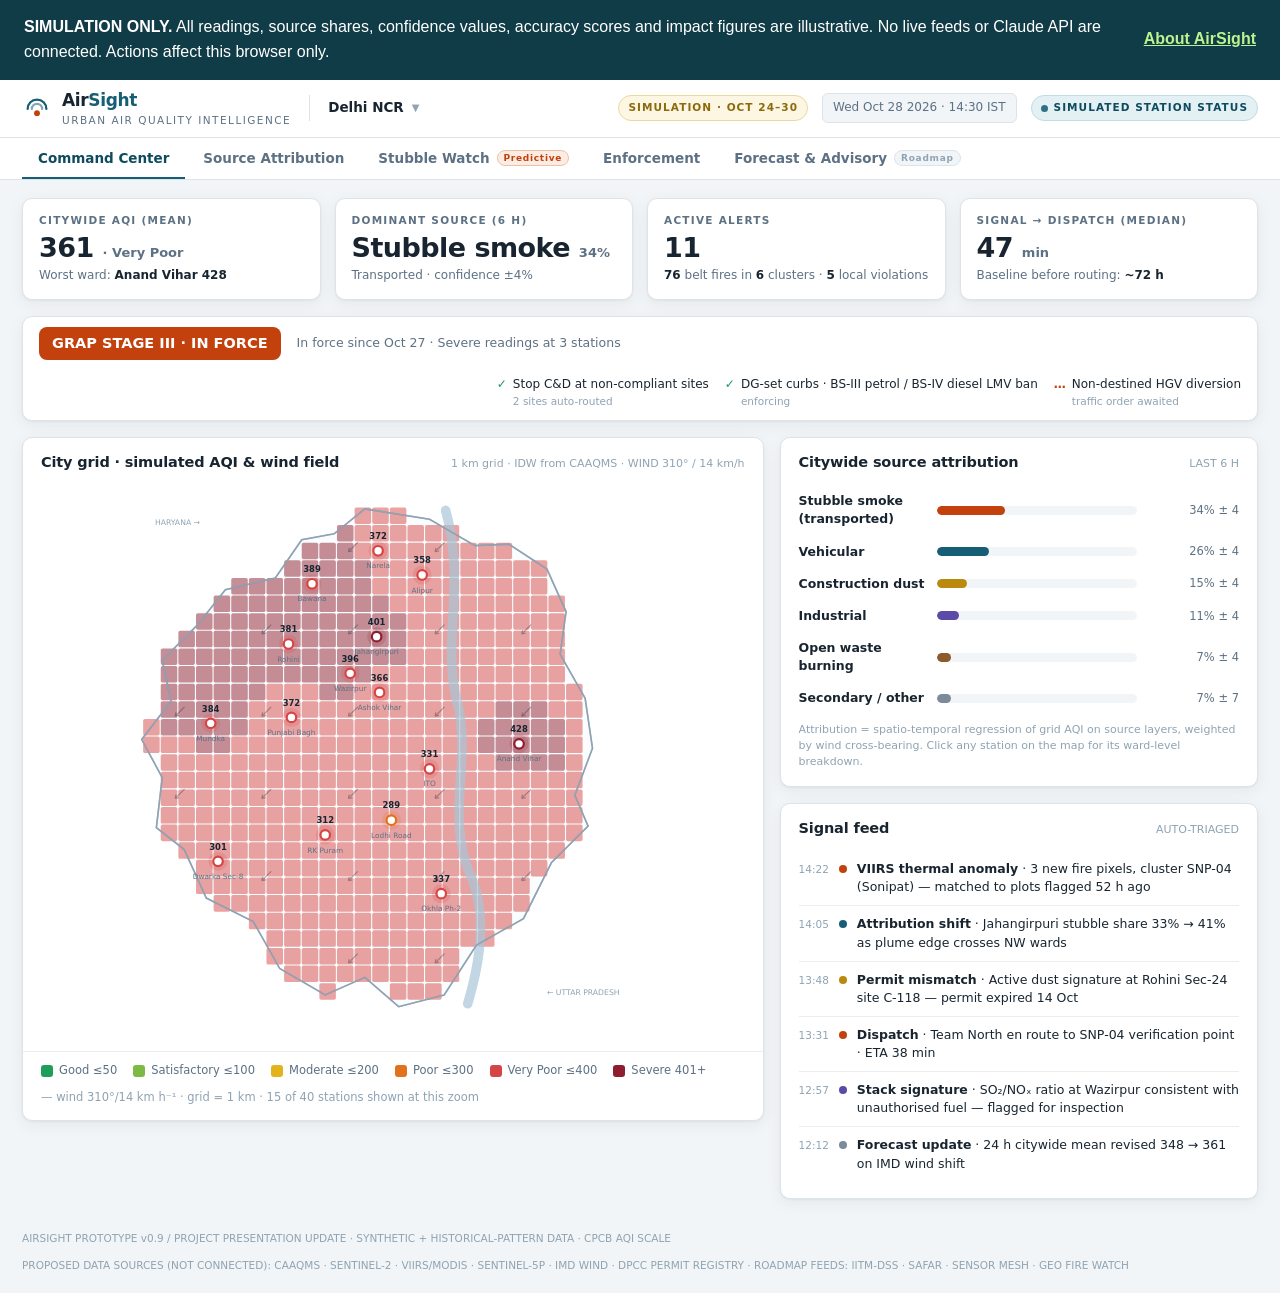
<file: index.html.html>
<!doctype html><html lang="en"><head><meta charset="utf-8"><meta name="viewport" content="width=device-width,initial-scale=1"><meta http-equiv="refresh" content="0; url=AirSight_Prototype.html"><title>AirSight demo</title></head><body><p><a href="AirSight_Prototype.html">Open the AirSight prototype</a></p></body></html>
</file>
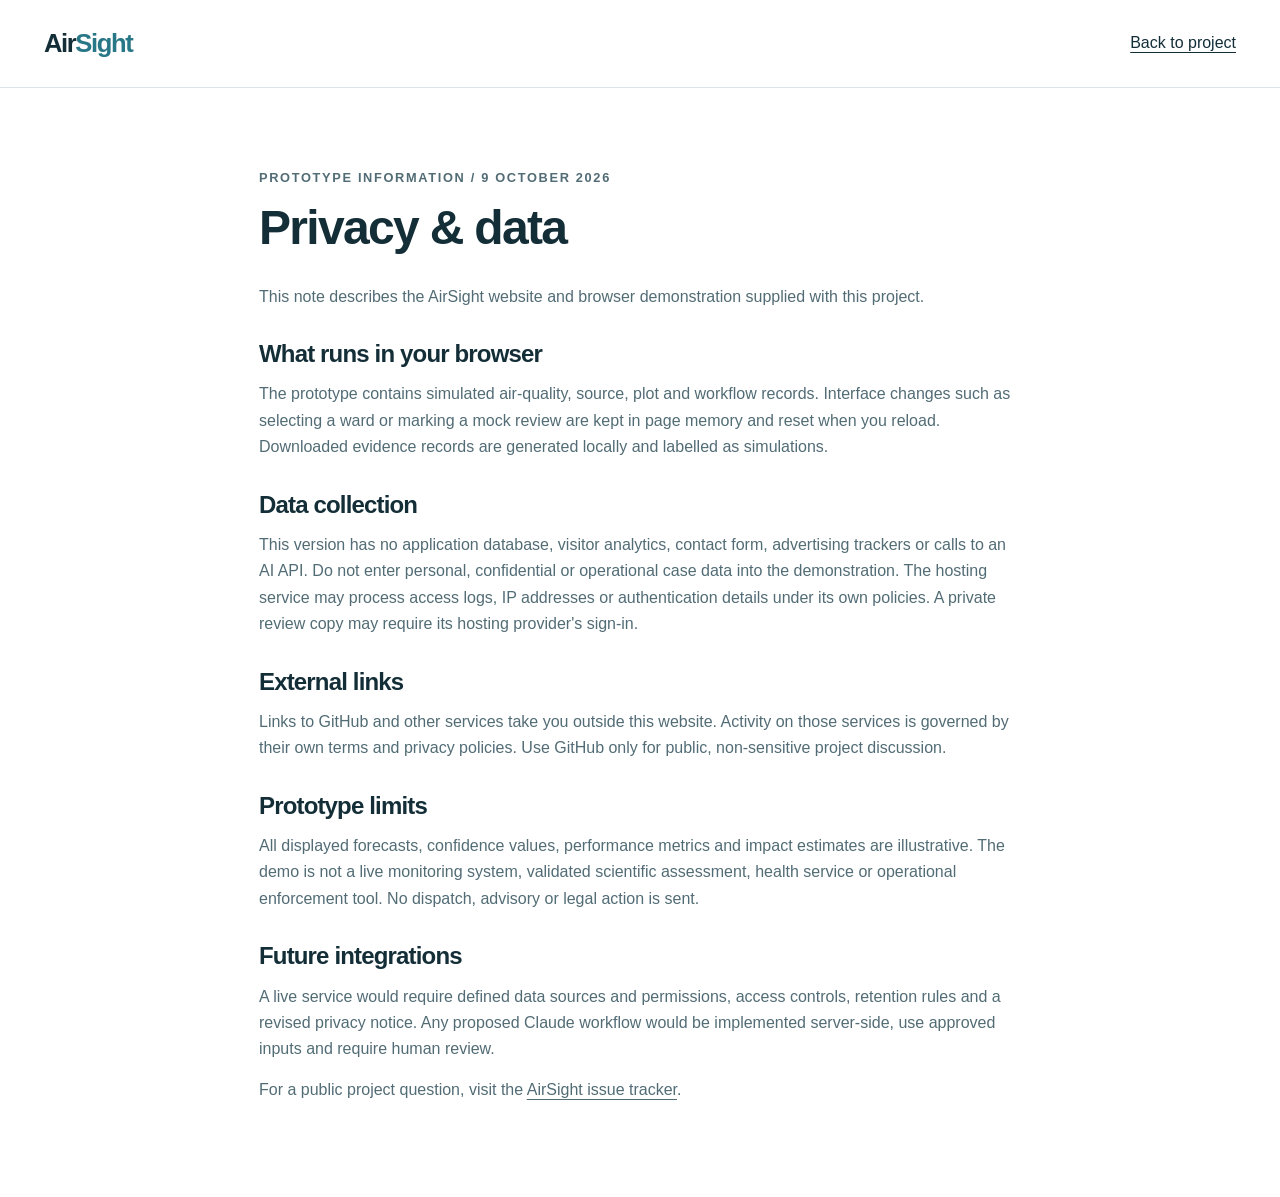
<file: privacy.html>
<!doctype html><html lang="en"><head><meta charset="utf-8"><meta name="viewport" content="width=device-width,initial-scale=1"><title>Privacy &amp; data | AirSight prototype</title><meta name="robots" content="noindex"><link rel="stylesheet" href="styles.css"><link rel="icon" type="image/svg+xml" href="data:image/svg+xml,%3Csvg xmlns='http://www.w3.org/2000/svg' viewBox='0 0 32 32'%3E%3Crect width='32' height='32' rx='8' fill='%23103c47'/%3E%3Cpath d='M5 17a11 11 0 0 1 22 0M10 17a6 6 0 0 1 12 0' fill='none' stroke='%23bcf18a' stroke-width='2'/%3E%3Ccircle cx='16' cy='23' r='3' fill='%23ffffff'/%3E%3C/svg%3E"></head><body><header class="site-header"><a class="brand" href="index.html">Air<span>Sight</span></a><a href="index.html">Back to project</a></header><main class="wrap legal"><p class="eyebrow">PROTOTYPE INFORMATION / 9 OCTOBER 2026</p><h1>Privacy &amp; data</h1><p>This note describes the AirSight website and browser demonstration supplied with this project.</p><h2>What runs in your browser</h2><p>The prototype contains simulated air-quality, source, plot and workflow records. Interface changes such as selecting a ward or marking a mock review are kept in page memory and reset when you reload. Downloaded evidence records are generated locally and labelled as simulations.</p><h2>Data collection</h2><p>This version has no application database, visitor analytics, contact form, advertising trackers or calls to an AI API. Do not enter personal, confidential or operational case data into the demonstration. The hosting service may process access logs, IP addresses or authentication details under its own policies. A private review copy may require its hosting provider's sign-in.</p><h2>External links</h2><p>Links to GitHub and other services take you outside this website. Activity on those services is governed by their own terms and privacy policies. Use GitHub only for public, non-sensitive project discussion.</p><h2>Prototype limits</h2><p>All displayed forecasts, confidence values, performance metrics and impact estimates are illustrative. The demo is not a live monitoring system, validated scientific assessment, health service or operational enforcement tool. No dispatch, advisory or legal action is sent.</p><h2>Future integrations</h2><p>A live service would require defined data sources and permissions, access controls, retention rules and a revised privacy notice. Any proposed Claude workflow would be implemented server-side, use approved inputs and require human review.</p><p>For a public project question, visit the <a href="https://github.com/apoorvraj429-design/AirSight/issues">AirSight issue tracker</a>.</p></main></body></html>
</file>
<file: styles.css>
:root{--ink:#142e38;--muted:#526c75;--teal:#103c47;--lime:#bdf38f;--line:#dbe5e8;--soft:#f1f7f9;--white:#fff;font-size:16px;color-scheme:light}*{box-sizing:border-box}html{scroll-behavior:smooth;scroll-padding-top:100px}body{margin:0;color:var(--ink);font-family:Inter,"Segoe UI",Arial,sans-serif;line-height:1.65;background:var(--white)}a{color:inherit;text-underline-offset:4px}a:focus-visible,summary:focus-visible{outline:3px solid #e89539;outline-offset:5px}h1,h2,h3,p{margin:0}h1,h2,h3{line-height:1.14;letter-spacing:-.035em}h2{font-size:clamp(2rem,4vw,3.3rem);font-weight:650}h3{font-size:1.4rem;font-weight:650}.wrap{max-width:1280px;margin:auto;padding-left:44px;padding-right:44px}.skip{position:absolute;left:15px;top:-90px;background:var(--lime);padding:12px;z-index:99}.skip:focus{top:12px}.site-header{min-height:88px;padding:20px 44px;max-width:1368px;margin:auto;display:flex;align-items:center;justify-content:space-between;gap:24px;border-bottom:1px solid var(--line)}.brand{display:flex;align-items:center;font-size:1.6rem;font-weight:750;text-decoration:none;letter-spacing:-.055em}.brand span{color:#287786}.brand svg{width:36px;height:36px;margin-right:10px;fill:none;stroke:var(--teal);stroke-width:2}.brand svg circle{fill:#dd8146;stroke:none}nav{display:flex;align-items:center;gap:30px;font-size:.9rem;font-weight:600}nav a{text-decoration:none}nav a:hover{text-decoration:underline}.nav-demo{padding:10px 18px;border:1px solid var(--teal);border-radius:7px}.hero{padding-top:84px;padding-bottom:84px;display:grid;grid-template-columns:1.1fr 1fr;gap:64px;align-items:center}.eyebrow{font-size:.8rem;letter-spacing:.13em;font-weight:750;color:#277481;margin-bottom:22px}h1{font-size:clamp(2.6rem,4.35vw,4.1rem);font-weight:650;line-height:1.075}h1 em{font-style:normal;color:#247885}.intro{font-size:1.15rem;line-height:1.65;max-width:520px;margin:28px 0;color:var(--muted)}.actions{display:flex;gap:13px;flex-wrap:wrap}.button{display:inline-flex;justify-content:center;align-items:center;min-height:50px;padding:13px 21px;font-size:.94rem;font-weight:650;border-radius:7px;text-decoration:none;transition:background .18s}.primary{background:var(--teal);color:#fff;border:1px solid var(--teal)}.primary:hover{background:#1d5965}.secondary{background:white;border:1px solid #a9bec5}.secondary:hover{background:var(--soft)}.hero-note{font-size:.875rem;color:var(--muted);margin-top:24px}.signal-panel{border-radius:16px;background:var(--teal);color:#fff;padding:28px;box-shadow:0 22px 50px #103c4718}.panel-top{display:flex;justify-content:space-between;gap:10px;align-items:center;font-size:.75rem;letter-spacing:.06em;color:#c0d8df}.demo-tag{font-size:.75rem;font-weight:700;border:1px solid #6b8a91;padding:4px 8px;border-radius:4px;color:var(--lime)}.panel-location{display:flex;justify-content:space-between;gap:20px;align-items:center;margin:40px 0 12px}.small-label{font-size:.75rem;letter-spacing:.07em;color:#b9d2d9;margin-bottom:7px}.panel-location h2{font-size:1.7rem}.aqi{text-align:right}.aqi strong{font-size:2.8rem;line-height:1;color:#f3b879}.aqi span{display:block;font-size:.75rem;color:#d0e1e5;margin-top:8px}.panel-sub{font-size:.93rem;color:#d0e1e5;max-width:350px}.stack{display:flex;height:25px;gap:3px;margin:26px 0 22px;border-radius:5px;overflow:hidden}.stack i{display:block;width:var(--w);background:var(--c)}.legend{display:grid;grid-template-columns:1fr 1fr;gap:12px 25px;font-size:.875rem}.legend span{display:flex;align-items:center;gap:7px}.legend i{width:8px;height:8px;flex-shrink:0;border-radius:2px;background:var(--c)}.legend b{margin-left:auto;font-weight:650}.review-note{margin-top:30px;padding:22px 0;border-top:1px solid #466976;border-bottom:1px solid #466976;display:flex;gap:14px}.review-icon{font-size:.875rem;color:var(--lime);padding-top:2px}.review-note strong{font-size:1rem;line-height:1.3;display:block;font-weight:600}.review-note p{font-size:.875rem;color:#c4dae0;margin-top:7px;line-height:1.55}.panel-foot{font-size:.8rem;line-height:1.5;color:#c4dae0;margin-top:18px}.scope-strip{border-top:1px solid var(--line);border-bottom:1px solid var(--line);background:#f8fbfc}.scope-strip .wrap{display:flex;align-items:center;justify-content:space-between;gap:25px;padding-top:24px;padding-bottom:24px;font-size:.94rem}.scope-strip span{font-size:.75rem;letter-spacing:.09em;font-weight:700;color:var(--muted)}.scope-strip p{font-weight:600}.section{padding-top:88px;padding-bottom:88px}.section-heading{display:grid;grid-template-columns:1.05fr 1fr;column-gap:100px;align-items:end}.section-heading .eyebrow{grid-column:1/-1}.section-heading>p:last-child{color:var(--muted);font-size:1.1rem;max-width:520px}.workflow{display:grid;grid-template-columns:repeat(3,1fr);gap:38px;margin-top:54px}.workflow article{border-top:2px solid var(--teal);padding-top:23px}.step{font-size:.8rem;font-weight:750;color:#277481;letter-spacing:.08em}.workflow h3{margin:18px 0}.workflow p{color:var(--muted);margin-bottom:23px}.workflow a{font-size:.9rem;font-weight:650}.feature-section{background:var(--soft);padding:78px 0}.feature-grid{display:grid;grid-template-columns:1fr 1fr;gap:110px}.feature-intro{margin:24px 0;color:var(--muted);font-size:1.08rem;max-width:450px}.small{font-size:.875rem;color:var(--muted);margin-top:22px;max-width:420px}.view-list>a{display:flex;gap:25px;padding:21px 0;border-bottom:1px solid #c6d9df;text-decoration:none}.view-list>a:first-child{padding-top:0}.view-list>a>span{color:#43818c;font-size:.875rem;font-weight:600;padding-top:3px}.view-list h3{font-size:1.22rem;letter-spacing:-.02em}.view-list p{color:var(--muted);font-size:.94rem;margin-top:7px}.view-list a:hover h3{text-decoration:underline}.roadmap{display:grid;grid-template-columns:repeat(3,1fr);gap:24px;margin-top:50px}.roadmap article{padding:28px;border:1px solid var(--line);border-radius:12px}.status{display:inline-block;font-size:.75rem;letter-spacing:.04em;font-weight:750;padding:5px 9px;border-radius:4px}.available{color:#185b32;background:#e3f5e7}.planned{color:#145466;background:#e3f1f6}.research{color:#825316;background:#fff1d9}.roadmap h3{margin-top:23px;line-height:1.25}.roadmap ul{padding-left:18px;margin:22px 0 0;color:var(--muted);font-size:.94rem}.roadmap li{padding-left:3px;margin:9px 0}.boundary{margin-top:27px;padding:24px 30px;background:var(--soft);border-left:3px solid #3b8290;display:grid;grid-template-columns:1fr 2fr;gap:25px}.boundary p{color:var(--muted);font-size:.94rem}.about-section{padding:75px 0;background:var(--teal);color:#fff}.about-grid{display:grid;grid-template-columns:1fr 1.2fr;gap:100px}.about-section .eyebrow{color:var(--lime)}.about-question{font-size:1.6rem;line-height:1.4;letter-spacing:-.02em}.about-grid p:not(.eyebrow):not(.about-question){margin-top:20px;color:#cedfe4}.about-grid .actions{margin-top:27px}.faq{display:grid;grid-template-columns:1fr 1.3fr;gap:90px}.faq details{border-bottom:1px solid var(--line);padding:20px 0}.faq details:first-child{padding-top:0}.faq summary{cursor:pointer;font-weight:650;font-size:1.05rem;line-height:1.5}.faq details p{margin-top:15px;color:var(--muted);font-size:1rem}.footer{display:flex;align-items:center;justify-content:space-between;gap:25px;padding-top:28px;padding-bottom:30px;border-top:1px solid var(--line);font-size:.875rem;color:var(--muted)}.footer .brand{font-size:1.35rem;color:var(--ink)}.footer>div{display:flex;gap:22px}.legal{max-width:850px;padding-top:65px;padding-bottom:80px}.legal h1{font-size:3rem;margin-bottom:30px}.legal h2{font-size:1.5rem;margin:30px 0 12px}.legal p{margin:14px 0;color:var(--muted)}@media(max-width:1050px){.hero{gap:35px}.wrap,.site-header{padding-left:28px;padding-right:28px}.hero h1{font-size:3rem}.feature-grid,.about-grid{gap:55px}.legend{grid-template-columns:1fr}.panel-location{margin-top:25px}.section-heading{gap:30px}.roadmap article{padding:21px}.faq{gap:45px}}@media(max-width:780px){.site-header{align-items:flex-start;flex-direction:column;gap:17px}.site-header nav{width:100%;gap:20px;flex-wrap:wrap;font-size:.875rem}.nav-demo{margin-left:auto}.hero{grid-template-columns:1fr;padding-top:46px;padding-bottom:46px;gap:35px}.hero h1{font-size:clamp(2.4rem,8vw,3.6rem)}.intro{max-width:100%}.signal-panel{max-width:100%}.legend{grid-template-columns:1fr 1fr}.scope-strip .wrap{flex-wrap:wrap;gap:12px 20px}.scope-strip span{width:100%}.scope-strip p{font-size:.875rem}.section{padding-top:55px;padding-bottom:55px}.section-heading,.workflow,.feature-grid,.roadmap,.about-grid,.faq,.boundary{grid-template-columns:1fr}.section-heading{gap:0}.section-heading h2{margin-bottom:22px}.workflow{gap:32px;margin-top:35px}.feature-section,.about-section{padding:50px 0}.feature-grid,.about-grid{gap:40px}.roadmap{margin-top:35px}.boundary{gap:10px;padding:22px}.faq{gap:30px}.footer{flex-wrap:wrap;gap:14px}.footer>p{width:100%;order:3}}@media(max-width:420px){.wrap,.site-header{padding-left:20px;padding-right:20px}.signal-panel{padding:22px}.legend{grid-template-columns:1fr}.panel-top{flex-wrap:wrap}.site-header nav{gap:15px}.nav-demo{margin-left:0}.actions{flex-direction:column}.actions .button{width:100%}.panel-location{gap:10px}.panel-location h2{font-size:1.5rem}.aqi strong{font-size:2.4rem}}@media(prefers-reduced-motion:reduce){html{scroll-behavior:auto}.button{transition:none}}
</file>
